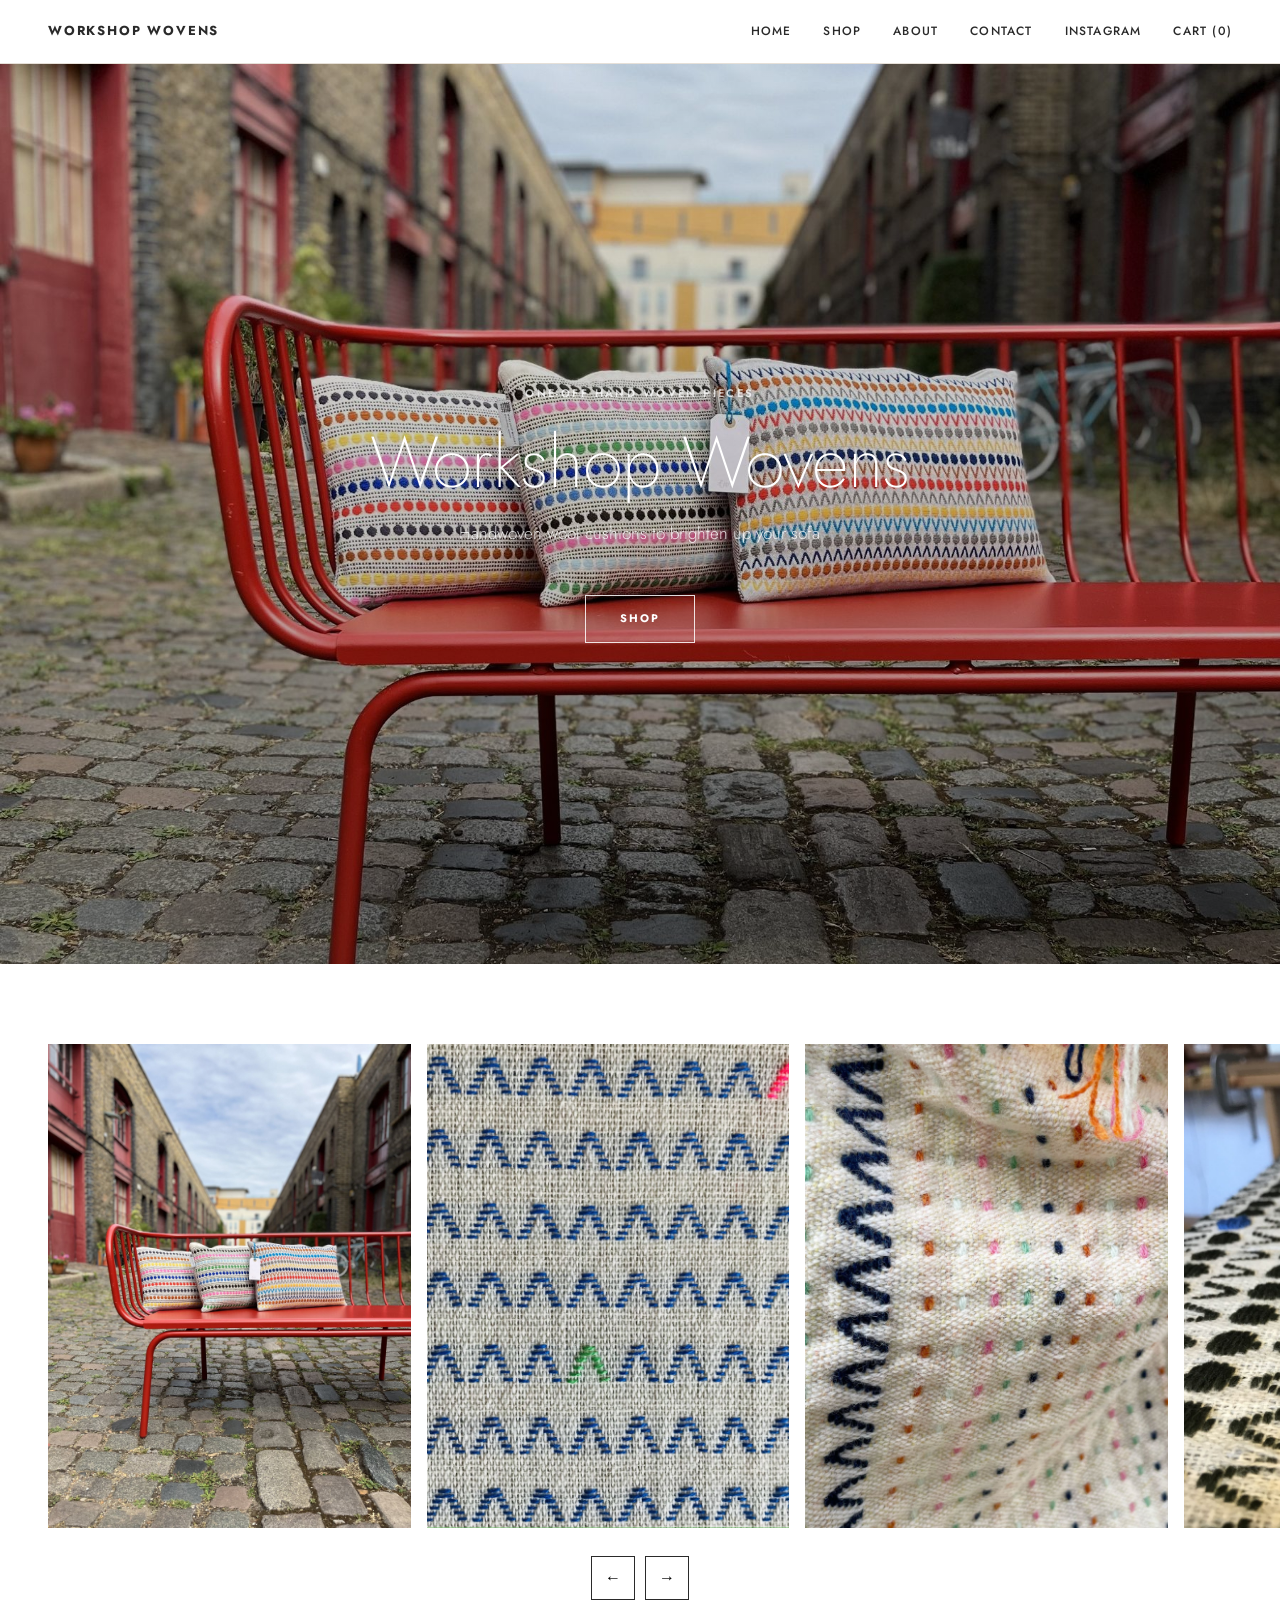
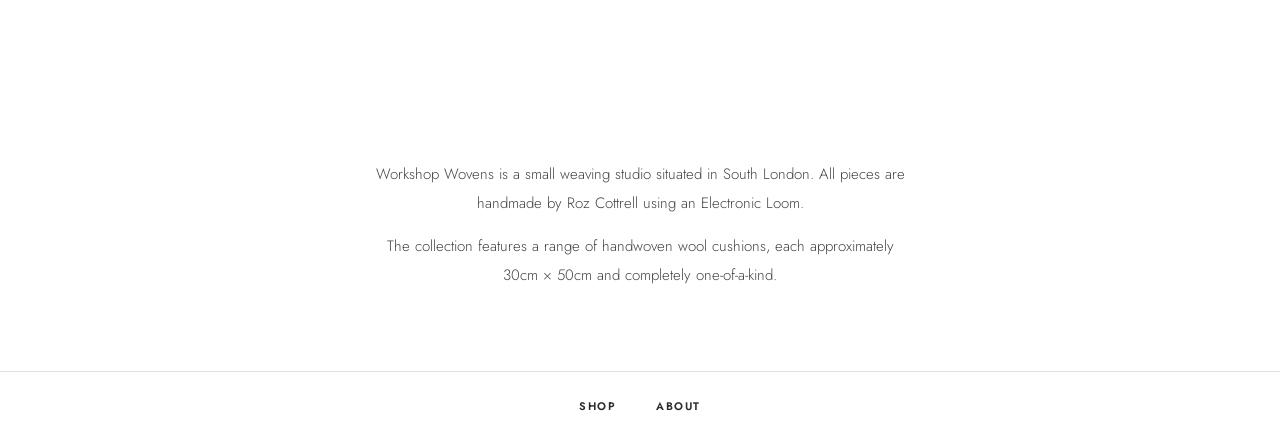
<file: index.html>
<!DOCTYPE html>
<html lang="en">
<head>
  <meta charset="UTF-8">
  <meta name="viewport" content="width=device-width, initial-scale=1.0">
  <title>Workshop Wovens</title>
  <link rel="preconnect" href="https://fonts.googleapis.com">
  <link rel="preconnect" href="https://fonts.gstatic.com" crossorigin>
  <link href="https://fonts.googleapis.com/css2?family=Jost:wght@200;300;400;500;600;700&display=swap" rel="stylesheet">
  <link rel="stylesheet" href="css/style.css">
</head>
<body>

  <header>
    <a href="index.html" class="logo">Workshop Wovens</a>
    <button class="hamburger" aria-label="Open menu" aria-expanded="false">
      <span></span><span></span><span></span>
    </button>
    <nav>
      <a href="index.html">Home</a>
      <a href="shop.html">Shop</a>
      <a href="about.html">About</a>
      <a href="contact.html">Contact</a>
      <a href="https://www.instagram.com/workshop_wovens/?r=nametag" target="_blank" rel="noopener">Instagram</a>
      <a href="cart.html" class="nav-cart">Cart (0)</a>
    </nav>
  </header>

  <main>

    <section class="home-hero">
      <div class="hero-img">
        <img src="images/home-1.jpg" alt="Workshop Wovens">
      </div>
      <div class="hero-overlay"></div>
      <div class="hero-content">
        <p class="hero-eyebrow">One-off hand woven pieces</p>
        <h1>Workshop Wovens</h1>
        <p class="subtitle">Handwoven wool cushions to brighten up your sofa</p>
        <a href="shop.html" class="btn btn-white">Shop</a>
      </div>
    </section>

    <section class="carousel-section">
      <div class="carousel-inner">
        <div class="carousel-track">
          <div class="carousel-slide">
            <div class="slide-img">
              <img src="images/home-1.jpg" alt="Woven cushion" onerror="this.style.display='none'">
              <span class="placeholder-label">Add image</span>
            </div>
          </div>
          <div class="carousel-slide">
            <div class="slide-img">
              <img src="images/home-2.jpg" alt="Woven cushion" onerror="this.style.display='none'">
              <span class="placeholder-label">Add image</span>
            </div>
          </div>
          <div class="carousel-slide">
            <div class="slide-img">
              <img src="images/home-3.jpg" alt="Woven cushion" onerror="this.style.display='none'">
              <span class="placeholder-label">Add image</span>
            </div>
          </div>
          <div class="carousel-slide">
            <div class="slide-img">
              <img src="images/home-4.jpg" alt="Woven cushion" onerror="this.style.display='none'">
              <span class="placeholder-label">Add image</span>
            </div>
          </div>
          <div class="carousel-slide">
            <div class="slide-img">
              <img src="images/home-5.jpg" alt="Woven cushion" onerror="this.style.display='none'">
              <span class="placeholder-label">Add image</span>
            </div>
          </div>
          <div class="carousel-slide">
            <div class="slide-img">
              <img src="images/home-6.jpg" alt="Woven cushion" onerror="this.style.display='none'">
              <span class="placeholder-label">Add image</span>
            </div>
          </div>
        </div>
      </div>
      <div class="carousel-controls">
        <button class="carousel-btn carousel-btn-prev" aria-label="Previous">&#8592;</button>
        <button class="carousel-btn carousel-btn-next" aria-label="Next">&#8594;</button>
      </div>
    </section>

    <section class="home-intro">
      <p>Workshop Wovens is a small weaving studio situated in South London. All pieces are handmade by Roz Cottrell using an Electronic Loom.</p>
      <p>The collection features a range of handwoven wool cushions, each approximately 30cm&nbsp;&times;&nbsp;50cm and completely one-of-a-kind.</p>
    </section>

  </main>

  <footer>
    <a href="shop.html">Shop</a>
    <a href="about.html">About</a>
  </footer>

  <script src="js/cart.js"></script>
  <script src="js/carousel.js"></script>
</body>
</html>
</file>
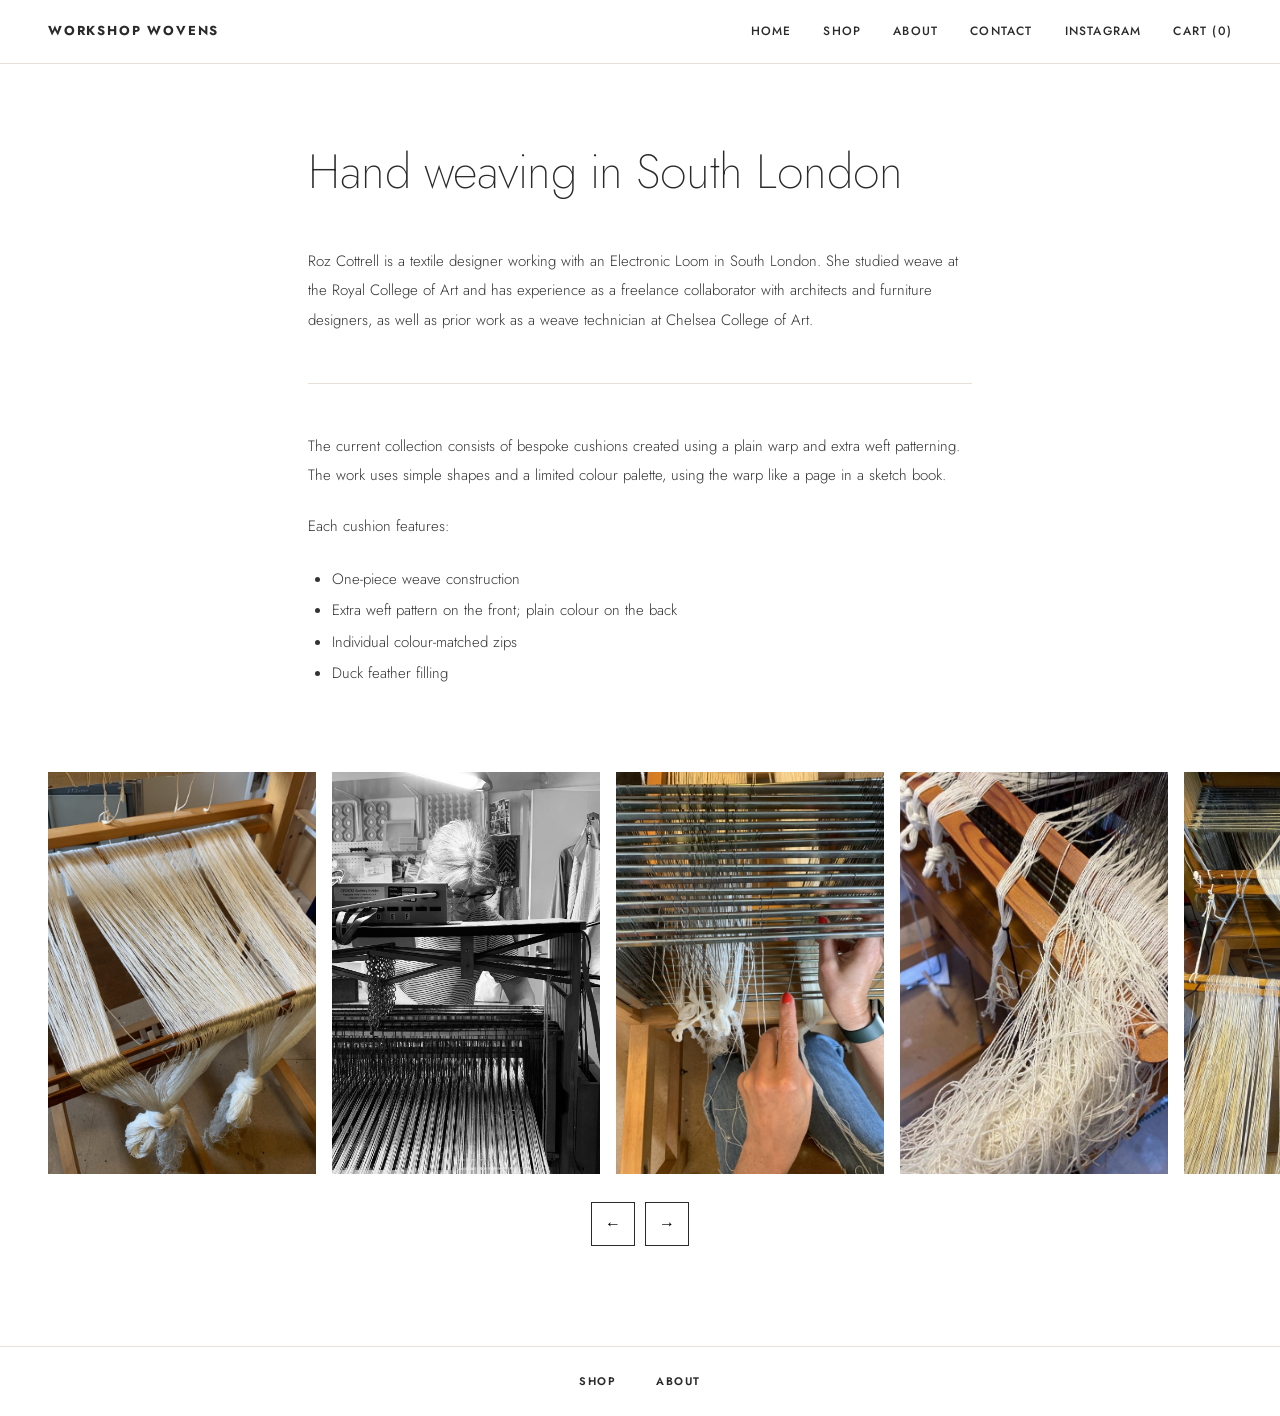
<file: about.html>
<!DOCTYPE html>
<html lang="en">
<head>
  <meta charset="UTF-8">
  <meta name="viewport" content="width=device-width, initial-scale=1.0">
  <title>About — Workshop Wovens</title>
  <link rel="preconnect" href="https://fonts.googleapis.com">
  <link rel="preconnect" href="https://fonts.gstatic.com" crossorigin>
  <link href="https://fonts.googleapis.com/css2?family=Jost:wght@200;300;400;500;600;700&display=swap" rel="stylesheet">
  <link rel="stylesheet" href="css/style.css">
</head>
<body>

  <header>
    <a href="index.html" class="logo">Workshop Wovens</a>
    <button class="hamburger" aria-label="Open menu" aria-expanded="false">
      <span></span><span></span><span></span>
    </button>
    <nav>
      <a href="index.html">Home</a>
      <a href="shop.html">Shop</a>
      <a href="about.html">About</a>
      <a href="contact.html">Contact</a>
      <a href="https://www.instagram.com/workshop_wovens/?r=nametag" target="_blank" rel="noopener">Instagram</a>
      <a href="cart.html" class="nav-cart">Cart (0)</a>
    </nav>
  </header>

  <main>

    <section class="about-body">
      <h1>Hand weaving in South London</h1>

      <p>Roz Cottrell is a textile designer working with an Electronic Loom in South London. She studied weave at the Royal College of Art and has experience as a freelance collaborator with architects and furniture designers, as well as prior work as a weave technician at Chelsea College of Art.</p>

      <hr class="section-divider">

      <p>The current collection consists of bespoke cushions created using a plain warp and extra weft patterning. The work uses simple shapes and a limited colour palette, using the warp like a page in a sketch book.</p>

      <p>Each cushion features:</p>
      <ul>
        <li>One-piece weave construction</li>
        <li>Extra weft pattern on the front; plain colour on the back</li>
        <li>Individual colour-matched zips</li>
        <li>Duck feather filling</li>
      </ul>
    </section>

    <section class="about-carousel">
      <div class="carousel-inner">
        <div class="carousel-track">
          <div class="carousel-slide"><div class="slide-img"><img src="images/about-1.jpg" alt="Process" onerror="this.style.display='none'"><span class="placeholder-label">Add image</span></div></div>
          <div class="carousel-slide"><div class="slide-img"><img src="images/about-2.jpg" alt="Process" onerror="this.style.display='none'"><span class="placeholder-label">Add image</span></div></div>
          <div class="carousel-slide"><div class="slide-img"><img src="images/about-3.jpg" alt="Process" onerror="this.style.display='none'"><span class="placeholder-label">Add image</span></div></div>
          <div class="carousel-slide"><div class="slide-img"><img src="images/about-4.jpg" alt="Process" onerror="this.style.display='none'"><span class="placeholder-label">Add image</span></div></div>
          <div class="carousel-slide"><div class="slide-img"><img src="images/about-5.jpg" alt="Process" onerror="this.style.display='none'"><span class="placeholder-label">Add image</span></div></div>
          <div class="carousel-slide"><div class="slide-img"><img src="images/about-6.jpg" alt="Process" onerror="this.style.display='none'"><span class="placeholder-label">Add image</span></div></div>
          <div class="carousel-slide"><div class="slide-img"><img src="images/about-7.jpg" alt="Process" onerror="this.style.display='none'"><span class="placeholder-label">Add image</span></div></div>
          <div class="carousel-slide"><div class="slide-img"><img src="images/about-8.jpg" alt="Process" onerror="this.style.display='none'"><span class="placeholder-label">Add image</span></div></div>
          <div class="carousel-slide"><div class="slide-img"><img src="images/about-9.jpg" alt="Process" onerror="this.style.display='none'"><span class="placeholder-label">Add image</span></div></div>
          <div class="carousel-slide"><div class="slide-img"><img src="images/about-10.jpg" alt="Process" onerror="this.style.display='none'"><span class="placeholder-label">Add image</span></div></div>
          <div class="carousel-slide"><div class="slide-img"><img src="images/about-11.jpg" alt="Process" onerror="this.style.display='none'"><span class="placeholder-label">Add image</span></div></div>
          <div class="carousel-slide"><div class="slide-img"><img src="images/about-12.jpg" alt="Process" onerror="this.style.display='none'"><span class="placeholder-label">Add image</span></div></div>
          <div class="carousel-slide"><div class="slide-img"><img src="images/about-13.jpg" alt="Process" onerror="this.style.display='none'"><span class="placeholder-label">Add image</span></div></div>
          <div class="carousel-slide"><div class="slide-img"><img src="images/about-14.jpg" alt="Process" onerror="this.style.display='none'"><span class="placeholder-label">Add image</span></div></div>
          <div class="carousel-slide"><div class="slide-img"><img src="images/about-15.jpg" alt="Process" onerror="this.style.display='none'"><span class="placeholder-label">Add image</span></div></div>
        </div>
      </div>
      <div class="carousel-controls">
        <button class="carousel-btn carousel-btn-prev" aria-label="Previous">&#8592;</button>
        <button class="carousel-btn carousel-btn-next" aria-label="Next">&#8594;</button>
      </div>
    </section>

  </main>

  <footer>
    <a href="shop.html">Shop</a>
    <a href="about.html">About</a>
  </footer>

  <script src="js/cart.js"></script>
  <script src="js/carousel.js"></script>
</body>
</html>
</file>
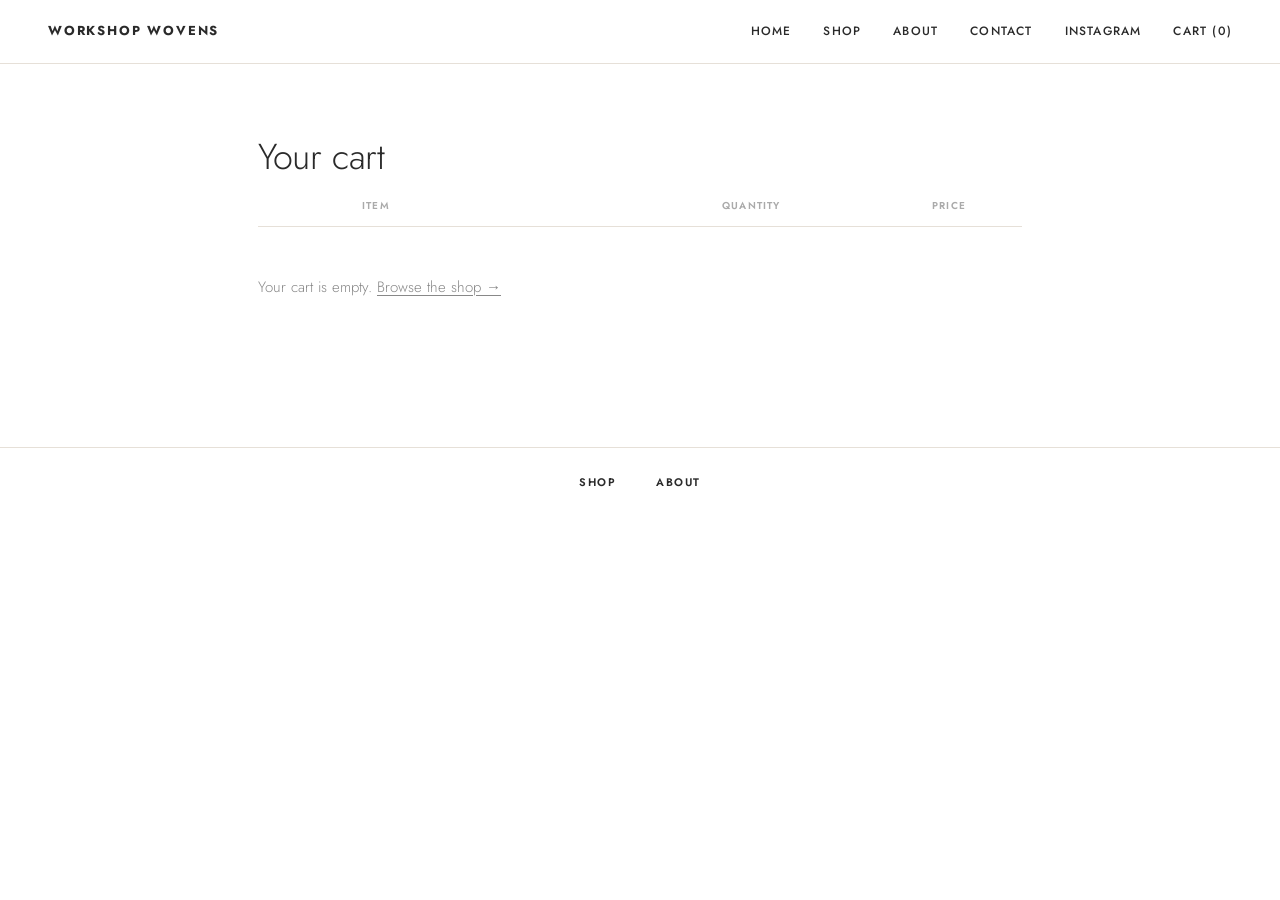
<file: cart.html>
<!DOCTYPE html>
<html lang="en">
<head>
  <meta charset="UTF-8">
  <meta name="viewport" content="width=device-width, initial-scale=1.0">
  <title>Cart — Workshop Wovens</title>
  <link rel="preconnect" href="https://fonts.googleapis.com">
  <link rel="preconnect" href="https://fonts.gstatic.com" crossorigin>
  <link href="https://fonts.googleapis.com/css2?family=Jost:wght@200;300;400;500;600;700&display=swap" rel="stylesheet">
  <link rel="stylesheet" href="css/style.css">
</head>
<body>

  <header>
    <a href="index.html" class="logo">Workshop Wovens</a>
    <button class="hamburger" aria-label="Open menu" aria-expanded="false">
      <span></span><span></span><span></span>
    </button>
    <nav>
      <a href="index.html">Home</a>
      <a href="shop.html">Shop</a>
      <a href="about.html">About</a>
      <a href="contact.html">Contact</a>
      <a href="https://www.instagram.com/workshop_wovens/?r=nametag" target="_blank" rel="noopener">Instagram</a>
      <a href="cart.html" class="nav-cart">Cart (0)</a>
    </nav>
  </header>

  <main>
    <div class="cart-page">
      <h1>Your cart</h1>

      <div class="cart-header-row">
        <span></span>
        <span>Item</span>
        <span>Quantity</span>
        <span style="text-align:right">Price</span>
        <span></span>
      </div>

      <div id="cart-items"></div>

      <div id="cart-summary" class="cart-summary" style="display:none">
        <div class="cart-total-row">
          <span class="cart-total-label">Total</span>
          <strong id="cart-total-price">£0.00</strong>
        </div>
        <a href="contact.html" class="btn-checkout">Contact to order</a>
        <p class="cart-note">Each cushion is one-of-a-kind. Get in touch with Roz to confirm availability and arrange payment.</p>
      </div>
    </div>
  </main>

  <footer>
    <a href="shop.html">Shop</a>
    <a href="about.html">About</a>
  </footer>

  <script src="js/cart.js"></script>
  <script src="js/carousel.js"></script>
</body>
</html>
</file>
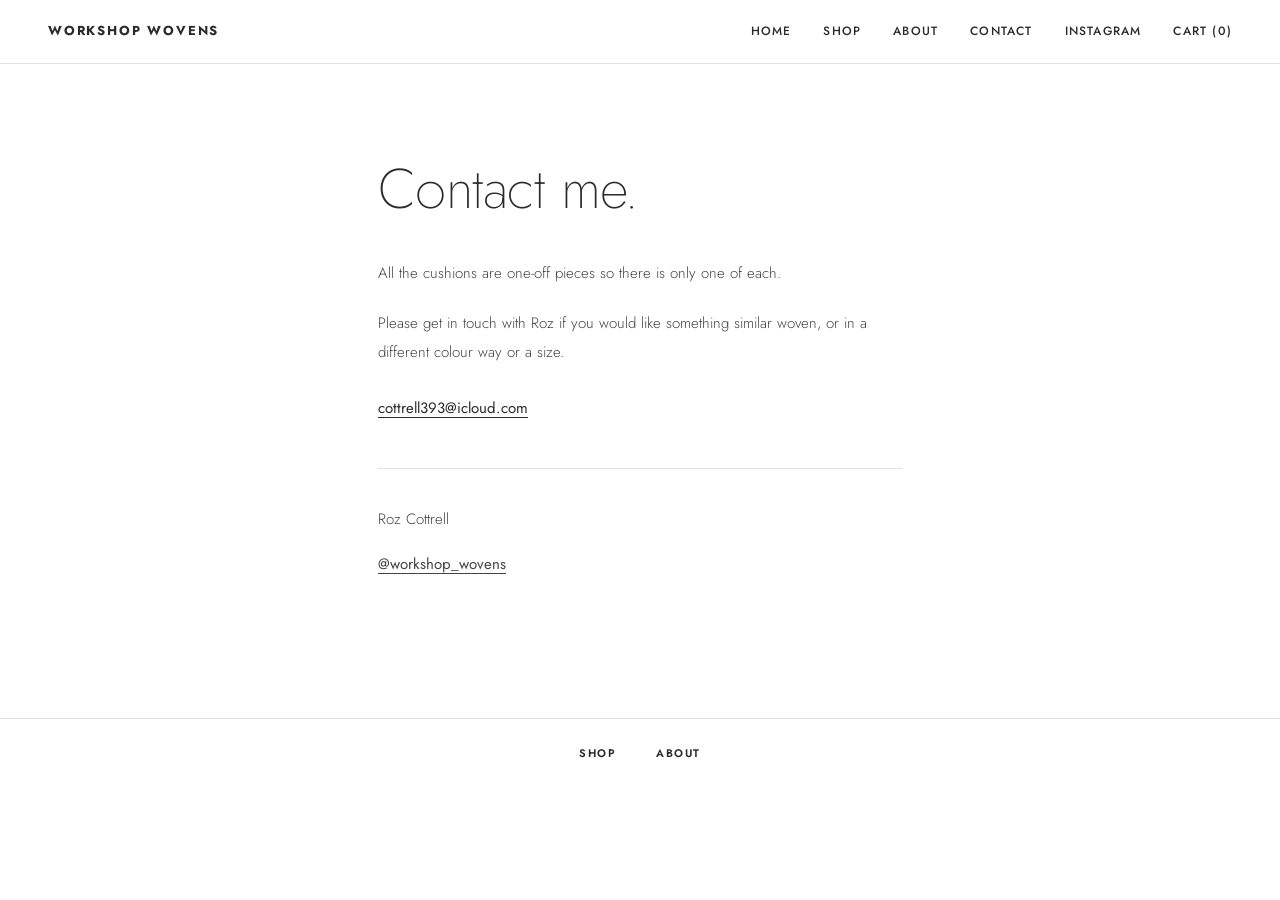
<file: contact.html>
<!DOCTYPE html>
<html lang="en">
<head>
  <meta charset="UTF-8">
  <meta name="viewport" content="width=device-width, initial-scale=1.0">
  <title>Contact — Workshop Wovens</title>
  <link rel="preconnect" href="https://fonts.googleapis.com">
  <link rel="preconnect" href="https://fonts.gstatic.com" crossorigin>
  <link href="https://fonts.googleapis.com/css2?family=Jost:wght@200;300;400;500;600;700&display=swap" rel="stylesheet">
  <link rel="stylesheet" href="css/style.css">
</head>
<body>

  <header>
    <a href="index.html" class="logo">Workshop Wovens</a>
    <button class="hamburger" aria-label="Open menu" aria-expanded="false">
      <span></span><span></span><span></span>
    </button>
    <nav>
      <a href="index.html">Home</a>
      <a href="shop.html">Shop</a>
      <a href="about.html">About</a>
      <a href="contact.html">Contact</a>
      <a href="https://www.instagram.com/workshop_wovens/?r=nametag" target="_blank" rel="noopener">Instagram</a>
      <a href="cart.html" class="nav-cart">Cart (0)</a>
    </nav>
  </header>

  <main>

    <section class="contact-body">
      <h1>Contact me.</h1>

      <p>All the cushions are one-off pieces so there is only one of each.</p>

      <p>Please get in touch with Roz if you would like something similar woven, or in a different colour way or a size.</p>

      <a class="contact-link" href="mailto:cottrell393@icloud.com">cottrell393@icloud.com</a>

      <div class="contact-details">
        <p>Roz Cottrell</p>
        <p>
          <a class="contact-link" href="https://www.instagram.com/workshop_wovens/?r=nametag" target="_blank" rel="noopener">@workshop_wovens</a>
        </p>
      </div>
    </section>

  </main>

  <footer>
    <a href="shop.html">Shop</a>
    <a href="about.html">About</a>
  </footer>

  <script src="js/cart.js"></script>
  <script src="js/carousel.js"></script>
</body>
</html>
</file>
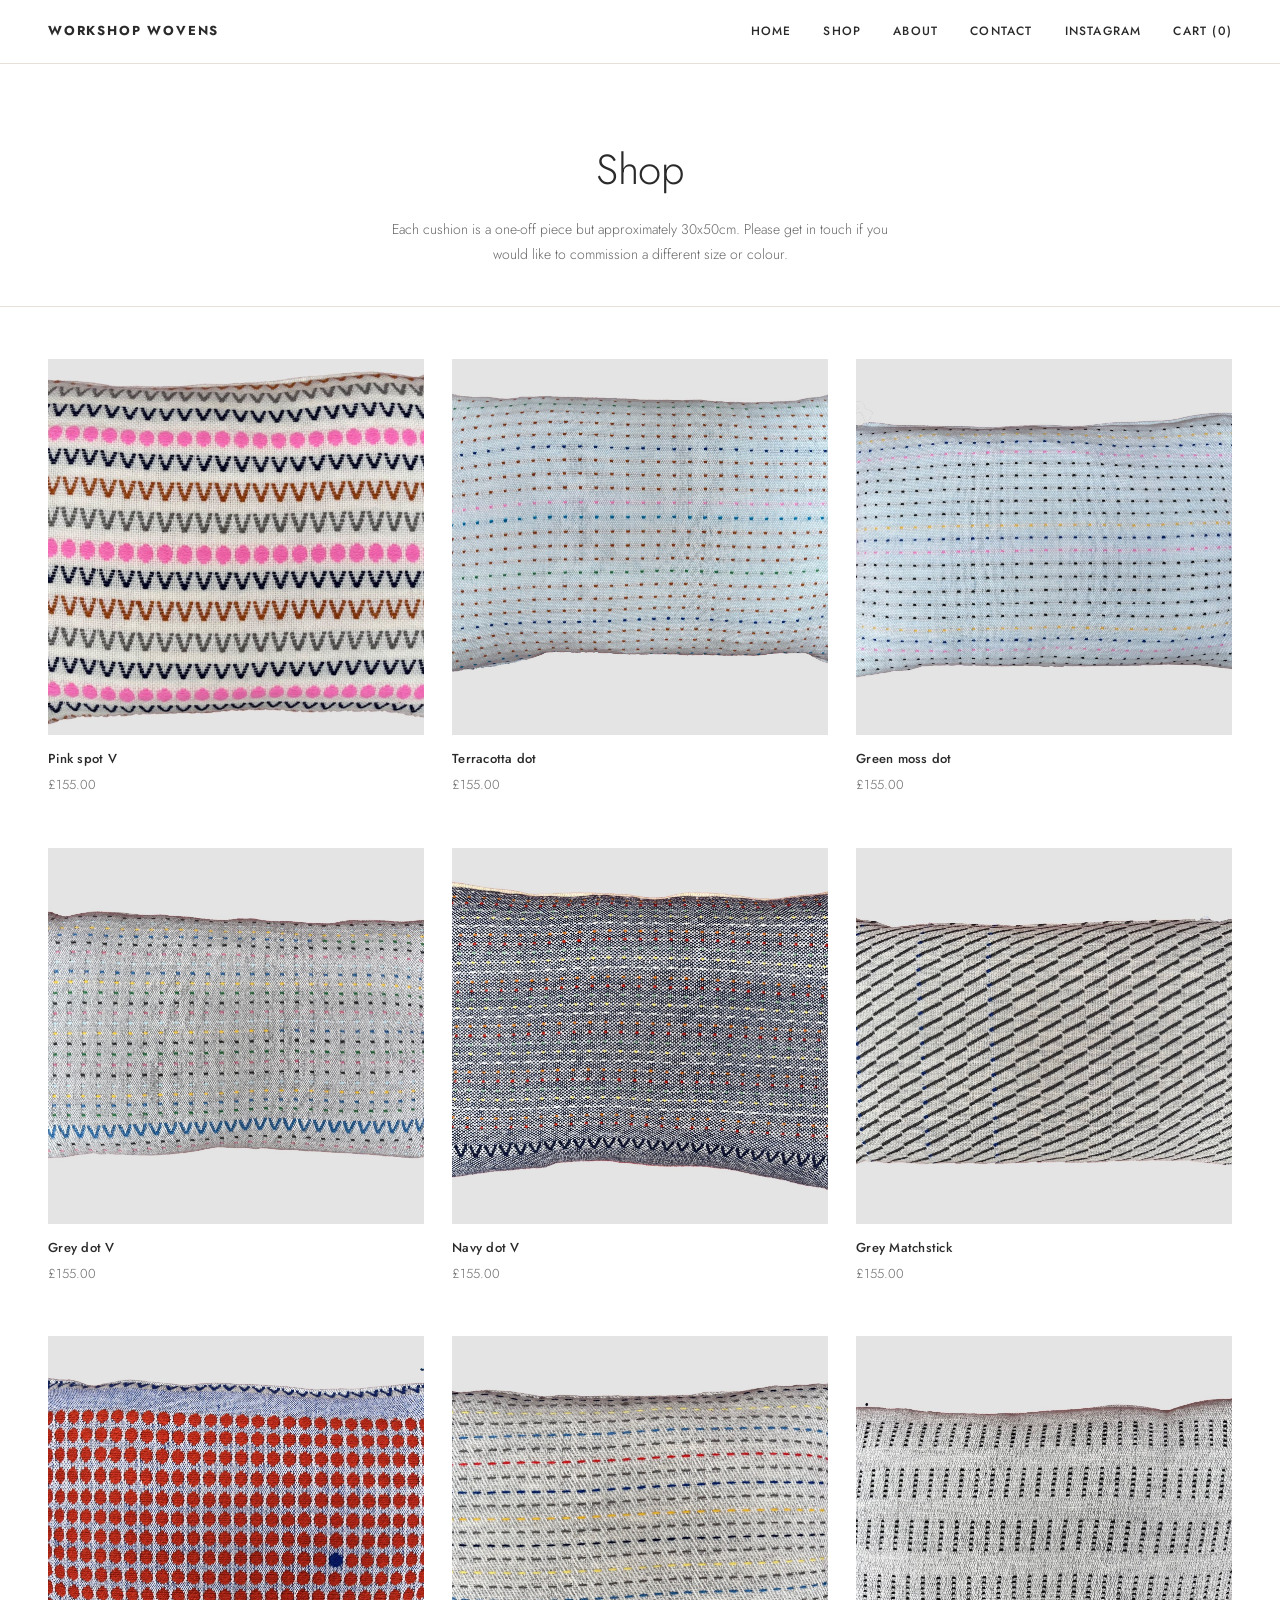
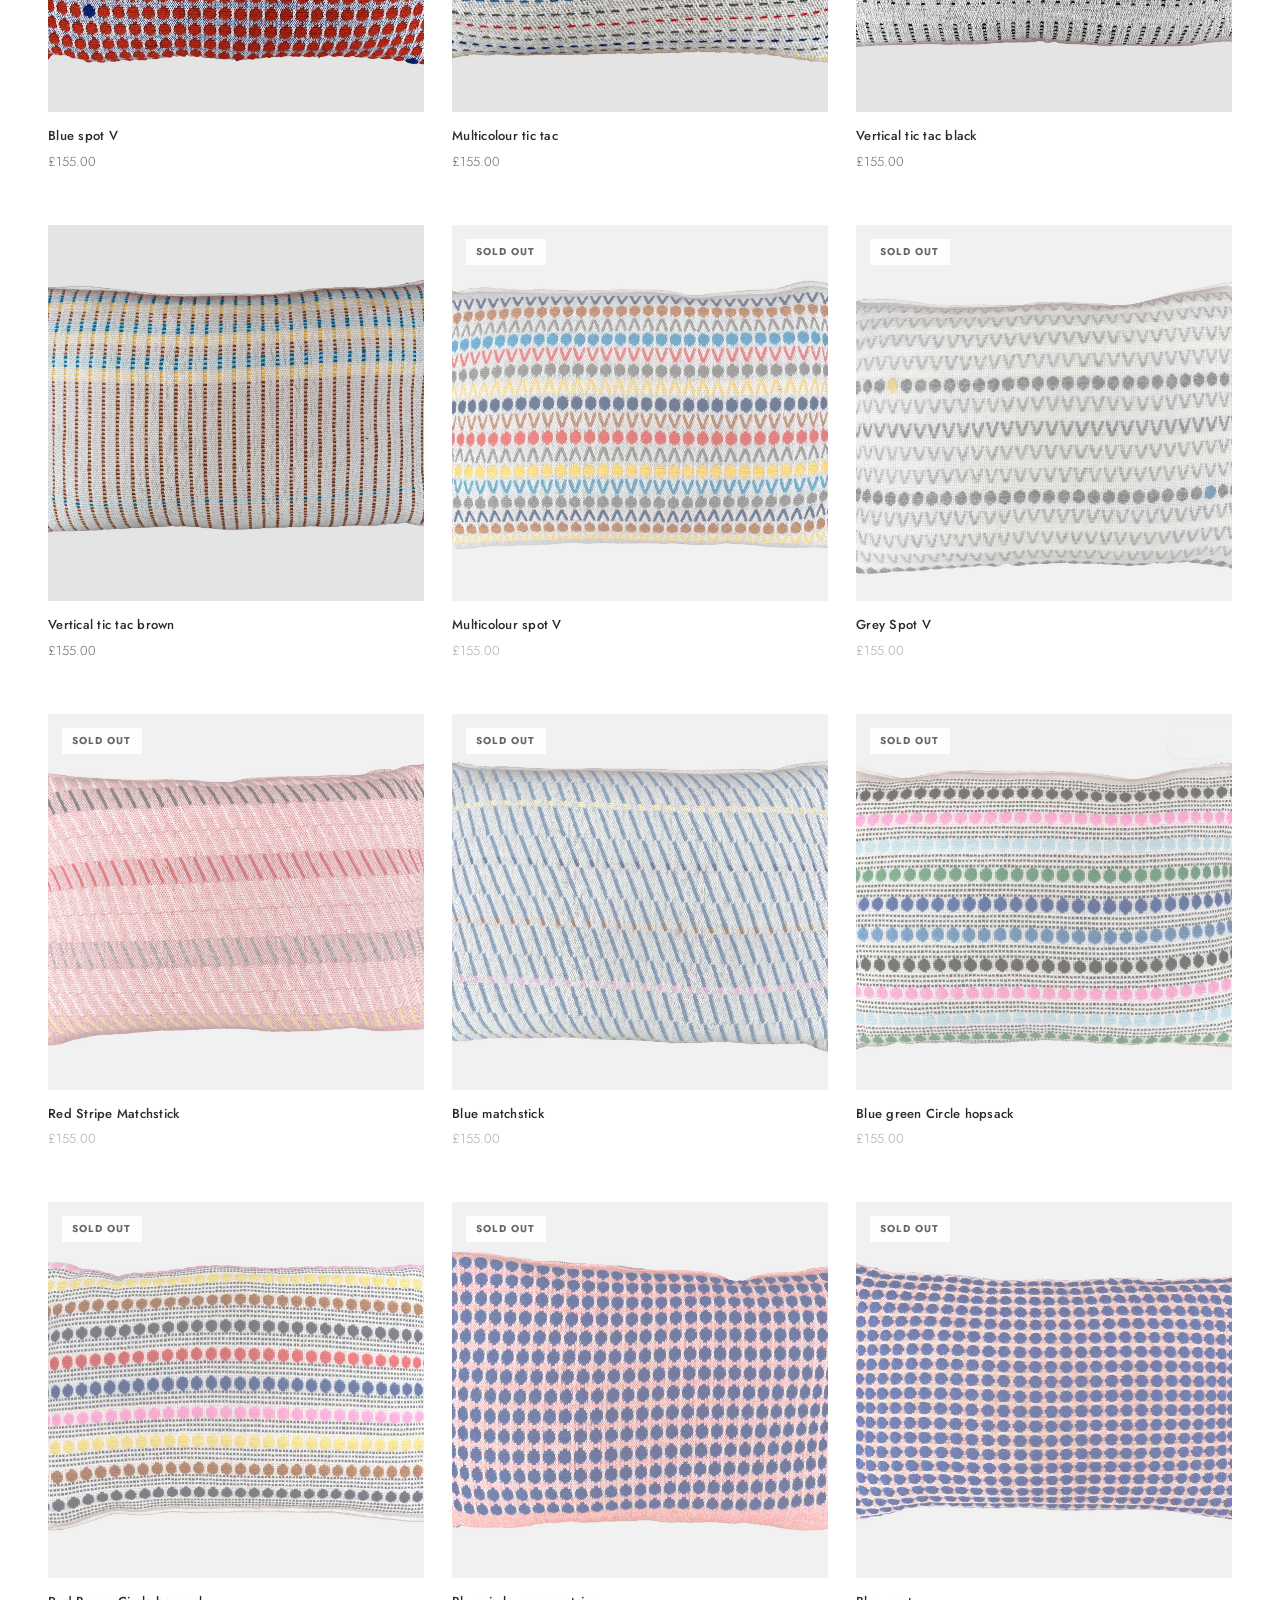
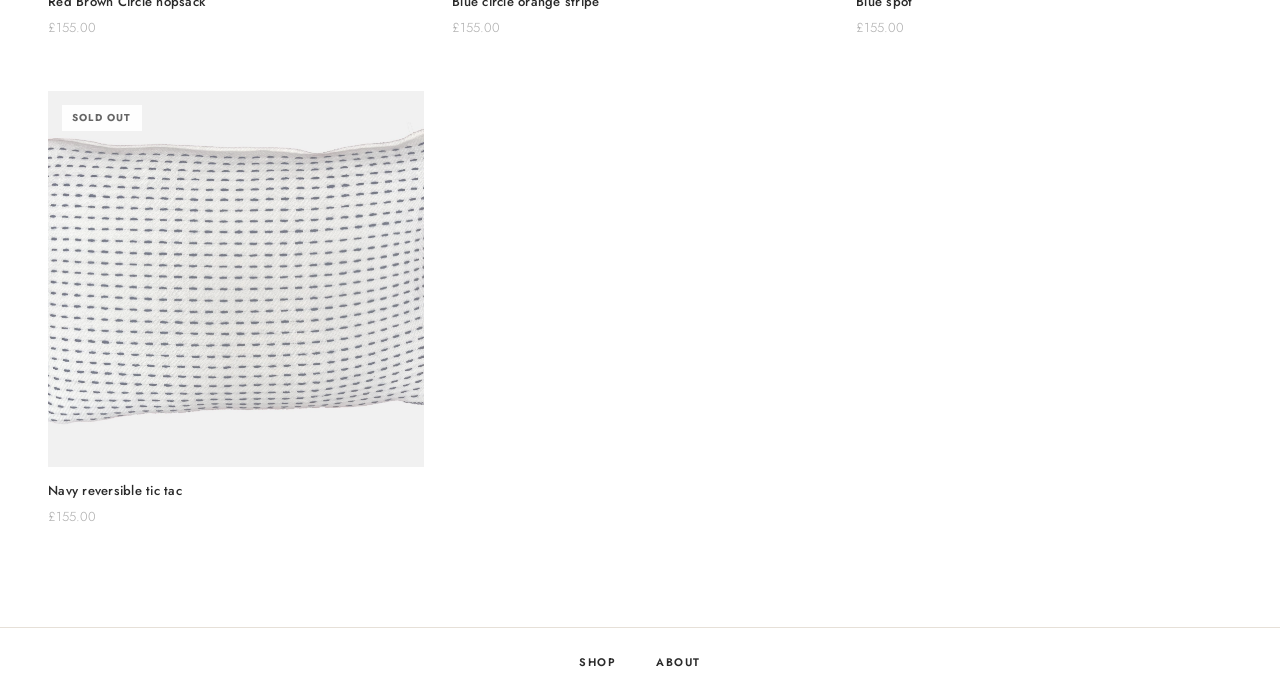
<file: shop.html>
<!DOCTYPE html>
<html lang="en">
<head>
  <meta charset="UTF-8">
  <meta name="viewport" content="width=device-width, initial-scale=1.0">
  <title>Shop — Workshop Wovens</title>
  <link rel="preconnect" href="https://fonts.googleapis.com">
  <link rel="preconnect" href="https://fonts.gstatic.com" crossorigin>
  <link href="https://fonts.googleapis.com/css2?family=Jost:wght@200;300;400;500;600;700&display=swap" rel="stylesheet">
  <link rel="stylesheet" href="css/style.css">
</head>
<body>

  <header>
    <a href="index.html" class="logo">Workshop Wovens</a>
    <button class="hamburger" aria-label="Open menu" aria-expanded="false">
      <span></span><span></span><span></span>
    </button>
    <nav>
      <a href="index.html">Home</a>
      <a href="shop.html">Shop</a>
      <a href="about.html">About</a>
      <a href="contact.html">Contact</a>
      <a href="https://www.instagram.com/workshop_wovens/?r=nametag" target="_blank" rel="noopener">Instagram</a>
      <a href="cart.html" class="nav-cart">Cart (0)</a>
    </nav>
  </header>

  <main>

    <div class="page-header">
      <h1>Shop</h1>
      <p>Each cushion is a one-off piece but approximately 30x50cm. Please get in touch if you would like to commission a different size or colour.</p>
    </div>

    <div class="product-grid">

      <!-- Available — hover crossfade + product page links -->
      <a class="product-card" href="products/pink-spot-v.html">
        <div class="product-img-wrap">
          <img class="img-main" src="images/products/pink-spot-v.jpg" alt="Pink spot V">
          <img class="img-hover" src="images/products/pink-spot-v-hover.jpg" alt="Pink spot V">
        </div>
        <p class="product-name">Pink spot V</p>
        <p class="product-price">£155.00</p>
      </a>

      <a class="product-card" href="products/terracotta-dot.html">
        <div class="product-img-wrap">
          <img class="img-main" src="images/products/terracotta-dot.jpg" alt="Terracotta dot">
          <img class="img-hover" src="images/products/terracotta-dot-hover.jpg" alt="Terracotta dot">
        </div>
        <p class="product-name">Terracotta dot</p>
        <p class="product-price">£155.00</p>
      </a>

      <a class="product-card" href="products/green-moss-dot.html">
        <div class="product-img-wrap">
          <img class="img-main" src="images/products/green-moss-dot.jpg" alt="Green moss dot">
          <img class="img-hover" src="images/products/green-moss-dot-hover.jpg" alt="Green moss dot">
        </div>
        <p class="product-name">Green moss dot</p>
        <p class="product-price">£155.00</p>
      </a>

      <a class="product-card" href="products/grey-dot-v.html">
        <div class="product-img-wrap">
          <img class="img-main" src="images/products/grey-dot-v.jpg" alt="Grey dot V">
          <img class="img-hover" src="images/products/grey-dot-v-hover.jpg" alt="Grey dot V">
        </div>
        <p class="product-name">Grey dot V</p>
        <p class="product-price">£155.00</p>
      </a>

      <a class="product-card" href="products/navy-dot-v.html">
        <div class="product-img-wrap">
          <img class="img-main" src="images/products/navy-dot-v.jpg" alt="Navy dot V">
          <img class="img-hover" src="images/products/navy-dot-v-hover.jpg" alt="Navy dot V">
        </div>
        <p class="product-name">Navy dot V</p>
        <p class="product-price">£155.00</p>
      </a>

      <a class="product-card" href="products/grey-matchstick.html">
        <div class="product-img-wrap">
          <img class="img-main" src="images/products/grey-matchstick.jpg" alt="Grey Matchstick">
          <img class="img-hover" src="images/products/grey-matchstick-hover.jpg" alt="Grey Matchstick">
        </div>
        <p class="product-name">Grey Matchstick</p>
        <p class="product-price">£155.00</p>
      </a>

      <a class="product-card" href="products/blue-spot-v.html">
        <div class="product-img-wrap">
          <img class="img-main" src="images/products/blue-spot-v.jpg" alt="Blue spot V">
          <img class="img-hover" src="images/products/blue-spot-v-hover.jpg" alt="Blue spot V">
        </div>
        <p class="product-name">Blue spot V</p>
        <p class="product-price">£155.00</p>
      </a>

      <a class="product-card" href="products/multicolour-tic-tac.html">
        <div class="product-img-wrap">
          <img class="img-main" src="images/products/multicolour-tic-tac.jpg" alt="Multicolour tic tac">
          <img class="img-hover" src="images/products/multicolour-tic-tac-hover.jpg" alt="Multicolour tic tac">
        </div>
        <p class="product-name">Multicolour tic tac</p>
        <p class="product-price">£155.00</p>
      </a>

      <a class="product-card" href="products/vertical-tic-tac-black.html">
        <div class="product-img-wrap">
          <img class="img-main" src="images/products/vertical-tic-tac-black.jpg" alt="Vertical tic tac black">
          <img class="img-hover" src="images/products/vertical-tic-tac-black-hover.jpg" alt="Vertical tic tac black">
        </div>
        <p class="product-name">Vertical tic tac black</p>
        <p class="product-price">£155.00</p>
      </a>

      <a class="product-card" href="products/vertical-tic-tac-brown.html">
        <div class="product-img-wrap">
          <img class="img-main" src="images/products/vertical-tic-tac-brown.jpg" alt="Vertical tic tac brown">
          <img class="img-hover" src="images/products/vertical-tic-tac-brown-hover.jpg" alt="Vertical tic tac brown">
        </div>
        <p class="product-name">Vertical tic tac brown</p>
        <p class="product-price">£155.00</p>
      </a>

      <!-- Sold out -->
      <div class="product-card">
        <div class="product-img-wrap">
          <img src="images/products/multicolour-spot-v.jpg" alt="Multicolour spot V" onerror="this.style.display='none'">
          <span class="placeholder-label">Add image</span>
          <div class="sold-out-overlay"></div>
          <span class="sold-out-badge">Sold out</span>
        </div>
        <p class="product-name">Multicolour spot V</p>
        <p class="product-price sold-price">£155.00</p>
      </div>

      <div class="product-card">
        <div class="product-img-wrap">
          <img src="images/products/grey-spot-v.jpg" alt="Grey Spot V" onerror="this.style.display='none'">
          <span class="placeholder-label">Add image</span>
          <div class="sold-out-overlay"></div>
          <span class="sold-out-badge">Sold out</span>
        </div>
        <p class="product-name">Grey Spot V</p>
        <p class="product-price sold-price">£155.00</p>
      </div>

      <div class="product-card">
        <div class="product-img-wrap">
          <img src="images/products/red-stripe-matchstick.jpg" alt="Red Stripe Matchstick" onerror="this.style.display='none'">
          <span class="placeholder-label">Add image</span>
          <div class="sold-out-overlay"></div>
          <span class="sold-out-badge">Sold out</span>
        </div>
        <p class="product-name">Red Stripe Matchstick</p>
        <p class="product-price sold-price">£155.00</p>
      </div>

      <div class="product-card">
        <div class="product-img-wrap">
          <img src="images/products/blue-matchstick.jpg" alt="Blue matchstick" onerror="this.style.display='none'">
          <span class="placeholder-label">Add image</span>
          <div class="sold-out-overlay"></div>
          <span class="sold-out-badge">Sold out</span>
        </div>
        <p class="product-name">Blue matchstick</p>
        <p class="product-price sold-price">£155.00</p>
      </div>

      <div class="product-card">
        <div class="product-img-wrap">
          <img src="images/products/blue-green-circle-hopsack.jpg" alt="Blue green Circle hopsack" onerror="this.style.display='none'">
          <span class="placeholder-label">Add image</span>
          <div class="sold-out-overlay"></div>
          <span class="sold-out-badge">Sold out</span>
        </div>
        <p class="product-name">Blue green Circle hopsack</p>
        <p class="product-price sold-price">£155.00</p>
      </div>

      <div class="product-card">
        <div class="product-img-wrap">
          <img src="images/products/red-brown-circle-hopsack.jpg" alt="Red Brown Circle hopsack" onerror="this.style.display='none'">
          <span class="placeholder-label">Add image</span>
          <div class="sold-out-overlay"></div>
          <span class="sold-out-badge">Sold out</span>
        </div>
        <p class="product-name">Red Brown Circle hopsack</p>
        <p class="product-price sold-price">£155.00</p>
      </div>

      <div class="product-card">
        <div class="product-img-wrap">
          <img src="images/products/blue-circle-orange-stripe.jpg" alt="Blue circle orange stripe" onerror="this.style.display='none'">
          <span class="placeholder-label">Add image</span>
          <div class="sold-out-overlay"></div>
          <span class="sold-out-badge">Sold out</span>
        </div>
        <p class="product-name">Blue circle orange stripe</p>
        <p class="product-price sold-price">£155.00</p>
      </div>

      <div class="product-card">
        <div class="product-img-wrap">
          <img src="images/products/blue-spot.jpg" alt="Blue spot" onerror="this.style.display='none'">
          <span class="placeholder-label">Add image</span>
          <div class="sold-out-overlay"></div>
          <span class="sold-out-badge">Sold out</span>
        </div>
        <p class="product-name">Blue spot</p>
        <p class="product-price sold-price">£155.00</p>
      </div>

      <div class="product-card">
        <div class="product-img-wrap">
          <img src="images/products/navy-reversible-tic-tac.jpg" alt="Navy reversible tic tac" onerror="this.style.display='none'">
          <span class="placeholder-label">Add image</span>
          <div class="sold-out-overlay"></div>
          <span class="sold-out-badge">Sold out</span>
        </div>
        <p class="product-name">Navy reversible tic tac</p>
        <p class="product-price sold-price">£155.00</p>
      </div>

    </div>

  </main>

  <footer>
    <a href="shop.html">Shop</a>
    <a href="about.html">About</a>
  </footer>

  <script src="js/cart.js"></script>
  <script src="js/carousel.js"></script>
</body>
</html>
</file>
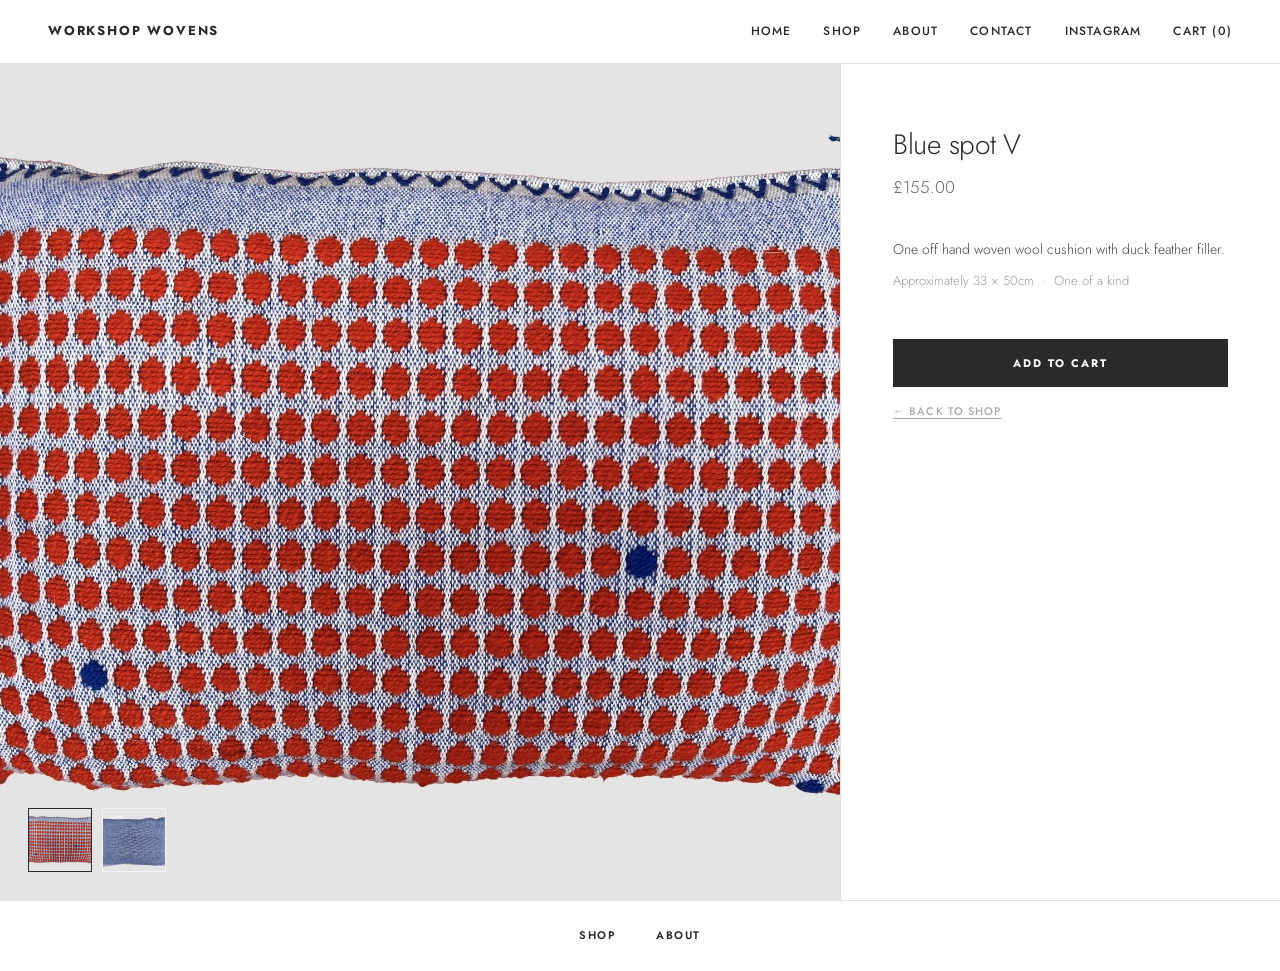
<file: products/blue-spot-v.html>
<!DOCTYPE html>
<html lang="en">
<head>
  <meta charset="UTF-8">
  <meta name="viewport" content="width=device-width, initial-scale=1.0">
  <title>Blue spot V — Workshop Wovens</title>
  <link rel="preconnect" href="https://fonts.googleapis.com">
  <link rel="preconnect" href="https://fonts.gstatic.com" crossorigin>
  <link href="https://fonts.googleapis.com/css2?family=Jost:wght@200;300;400;500;600;700&display=swap" rel="stylesheet">
  <link rel="stylesheet" href="../css/style.css">
</head>
<body>

  <header>
    <a href="../index.html" class="logo">Workshop Wovens</a>
    <button class="hamburger" aria-label="Open menu" aria-expanded="false">
      <span></span><span></span><span></span>
    </button>
    <nav>
      <a href="../index.html">Home</a>
      <a href="../shop.html">Shop</a>
      <a href="../about.html">About</a>
      <a href="../contact.html">Contact</a>
      <a href="https://www.instagram.com/workshop_wovens/?r=nametag" target="_blank" rel="noopener">Instagram</a>
      <a href="../cart.html" class="nav-cart">Cart (0)</a>
    </nav>
  </header>

  <main>
    <div class="product-page">

      <div class="product-gallery">
        <img class="main-img" id="main-img"
             src="../images/products/blue-spot-v.jpg"
             alt="Blue spot V">
        <div class="thumb-strip">
          <div class="thumb active" onclick="switchImg('../images/products/blue-spot-v.jpg', this)">
            <img src="../images/products/blue-spot-v.jpg" alt="Blue spot V view 1">
          </div>
          <div class="thumb" onclick="switchImg('../images/products/blue-spot-v-hover.jpg', this)">
            <img src="../images/products/blue-spot-v-hover.jpg" alt="Blue spot V view 2">
          </div>
        </div>
      </div>

      <div class="product-info">
        <h1>Blue spot V</h1>
        <p class="price">£155.00</p>
        <p class="desc">One off hand woven wool cushion with duck feather filler.</p>
        <p class="specs">Approximately 33 &times; 50cm &nbsp;&middot;&nbsp; One of a kind</p>
        <button class="btn-add-cart"
                data-id="blue-spot-v"
                data-name="Blue spot V"
                data-price="155"
                data-img="../images/products/blue-spot-v.jpg">
          Add to Cart
        </button>
        <a href="../shop.html" class="back-to-shop">&larr; Back to shop</a>
      </div>

    </div>
  </main>

  <footer>
    <a href="../shop.html">Shop</a>
    <a href="../about.html">About</a>
  </footer>

  <script src="../js/cart.js"></script>
  <script src="../js/carousel.js"></script>
  <script>
    function switchImg(src, el) {
      document.getElementById('main-img').src = src;
      document.querySelectorAll('.thumb').forEach(t => t.classList.remove('active'));
      el.classList.add('active');
    }
  </script>
</body>
</html>
</file>
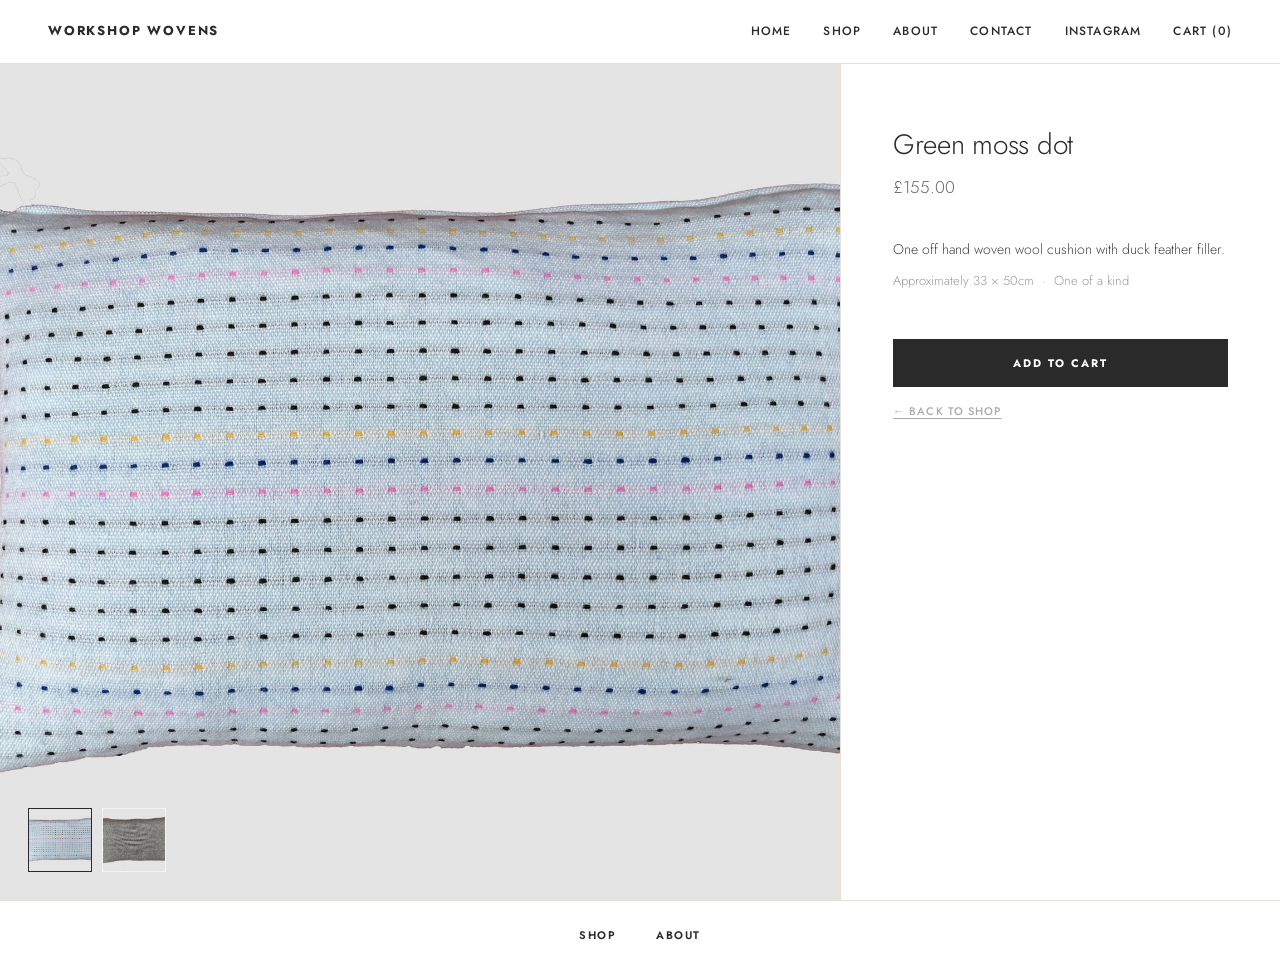
<file: products/green-moss-dot.html>
<!DOCTYPE html>
<html lang="en">
<head>
  <meta charset="UTF-8">
  <meta name="viewport" content="width=device-width, initial-scale=1.0">
  <title>Green moss dot — Workshop Wovens</title>
  <link rel="preconnect" href="https://fonts.googleapis.com">
  <link rel="preconnect" href="https://fonts.gstatic.com" crossorigin>
  <link href="https://fonts.googleapis.com/css2?family=Jost:wght@200;300;400;500;600;700&display=swap" rel="stylesheet">
  <link rel="stylesheet" href="../css/style.css">
</head>
<body>

  <header>
    <a href="../index.html" class="logo">Workshop Wovens</a>
    <button class="hamburger" aria-label="Open menu" aria-expanded="false">
      <span></span><span></span><span></span>
    </button>
    <nav>
      <a href="../index.html">Home</a>
      <a href="../shop.html">Shop</a>
      <a href="../about.html">About</a>
      <a href="../contact.html">Contact</a>
      <a href="https://www.instagram.com/workshop_wovens/?r=nametag" target="_blank" rel="noopener">Instagram</a>
      <a href="../cart.html" class="nav-cart">Cart (0)</a>
    </nav>
  </header>

  <main>
    <div class="product-page">

      <div class="product-gallery">
        <img class="main-img" id="main-img"
             src="../images/products/green-moss-dot.jpg"
             alt="Green moss dot">
        <div class="thumb-strip">
          <div class="thumb active" onclick="switchImg('../images/products/green-moss-dot.jpg', this)">
            <img src="../images/products/green-moss-dot.jpg" alt="Green moss dot view 1">
          </div>
          <div class="thumb" onclick="switchImg('../images/products/green-moss-dot-hover.jpg', this)">
            <img src="../images/products/green-moss-dot-hover.jpg" alt="Green moss dot view 2">
          </div>
        </div>
      </div>

      <div class="product-info">
        <h1>Green moss dot</h1>
        <p class="price">£155.00</p>
        <p class="desc">One off hand woven wool cushion with duck feather filler.</p>
        <p class="specs">Approximately 33 &times; 50cm &nbsp;&middot;&nbsp; One of a kind</p>
        <button class="btn-add-cart"
                data-id="green-moss-dot"
                data-name="Green moss dot"
                data-price="155"
                data-img="../images/products/green-moss-dot.jpg">
          Add to Cart
        </button>
        <a href="../shop.html" class="back-to-shop">&larr; Back to shop</a>
      </div>

    </div>
  </main>

  <footer>
    <a href="../shop.html">Shop</a>
    <a href="../about.html">About</a>
  </footer>

  <script src="../js/cart.js"></script>
  <script src="../js/carousel.js"></script>
  <script>
    function switchImg(src, el) {
      document.getElementById('main-img').src = src;
      document.querySelectorAll('.thumb').forEach(t => t.classList.remove('active'));
      el.classList.add('active');
    }
  </script>
</body>
</html>
</file>
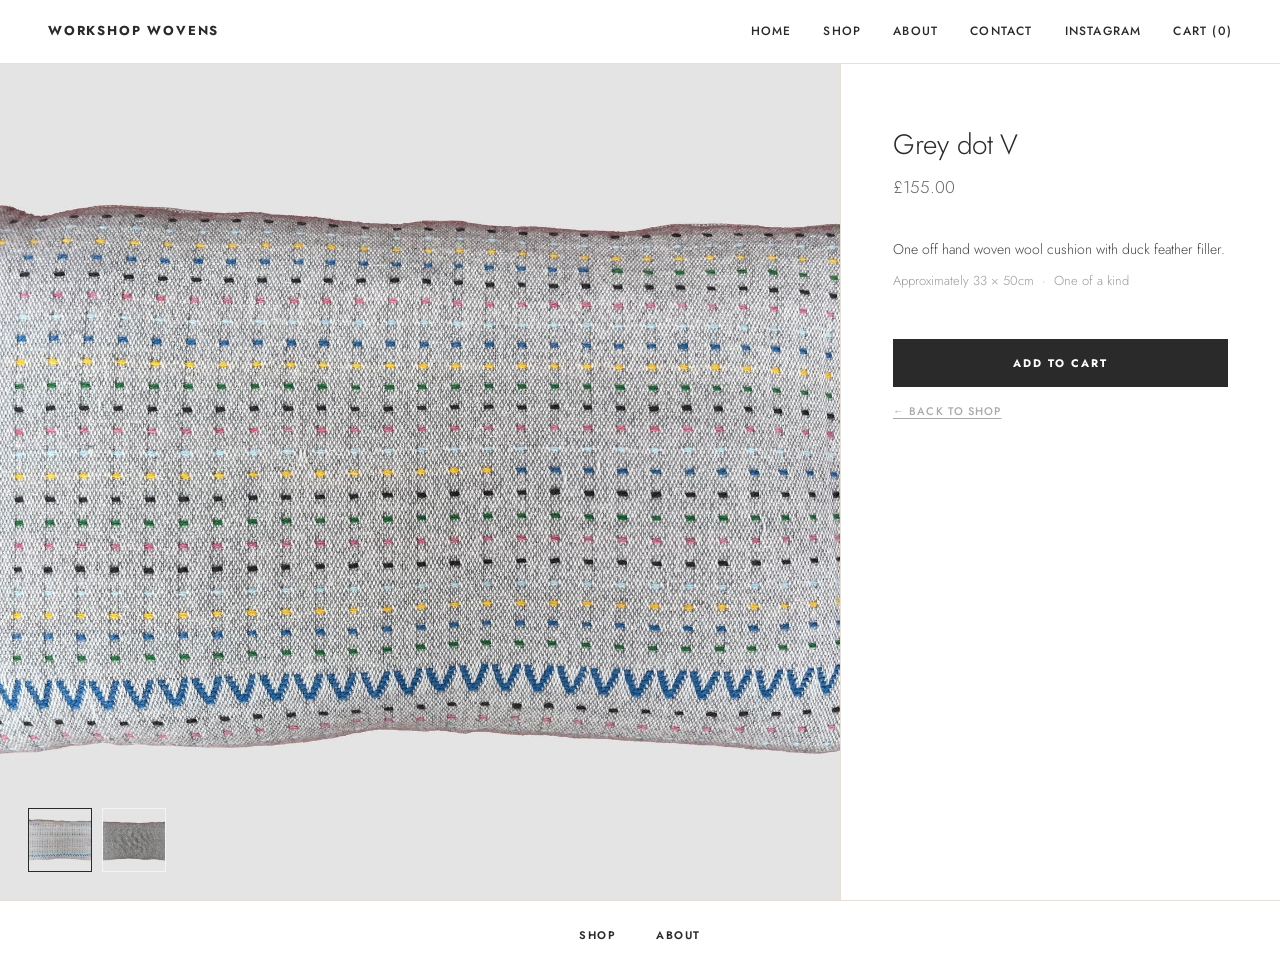
<file: products/grey-dot-v.html>
<!DOCTYPE html>
<html lang="en">
<head>
  <meta charset="UTF-8">
  <meta name="viewport" content="width=device-width, initial-scale=1.0">
  <title>Grey dot V — Workshop Wovens</title>
  <link rel="preconnect" href="https://fonts.googleapis.com">
  <link rel="preconnect" href="https://fonts.gstatic.com" crossorigin>
  <link href="https://fonts.googleapis.com/css2?family=Jost:wght@200;300;400;500;600;700&display=swap" rel="stylesheet">
  <link rel="stylesheet" href="../css/style.css">
</head>
<body>

  <header>
    <a href="../index.html" class="logo">Workshop Wovens</a>
    <button class="hamburger" aria-label="Open menu" aria-expanded="false">
      <span></span><span></span><span></span>
    </button>
    <nav>
      <a href="../index.html">Home</a>
      <a href="../shop.html">Shop</a>
      <a href="../about.html">About</a>
      <a href="../contact.html">Contact</a>
      <a href="https://www.instagram.com/workshop_wovens/?r=nametag" target="_blank" rel="noopener">Instagram</a>
      <a href="../cart.html" class="nav-cart">Cart (0)</a>
    </nav>
  </header>

  <main>
    <div class="product-page">

      <div class="product-gallery">
        <img class="main-img" id="main-img"
             src="../images/products/grey-dot-v.jpg"
             alt="Grey dot V">
        <div class="thumb-strip">
          <div class="thumb active" onclick="switchImg('../images/products/grey-dot-v.jpg', this)">
            <img src="../images/products/grey-dot-v.jpg" alt="Grey dot V view 1">
          </div>
          <div class="thumb" onclick="switchImg('../images/products/grey-dot-v-hover.jpg', this)">
            <img src="../images/products/grey-dot-v-hover.jpg" alt="Grey dot V view 2">
          </div>
        </div>
      </div>

      <div class="product-info">
        <h1>Grey dot V</h1>
        <p class="price">£155.00</p>
        <p class="desc">One off hand woven wool cushion with duck feather filler.</p>
        <p class="specs">Approximately 33 &times; 50cm &nbsp;&middot;&nbsp; One of a kind</p>
        <button class="btn-add-cart"
                data-id="grey-dot-v"
                data-name="Grey dot V"
                data-price="155"
                data-img="../images/products/grey-dot-v.jpg">
          Add to Cart
        </button>
        <a href="../shop.html" class="back-to-shop">&larr; Back to shop</a>
      </div>

    </div>
  </main>

  <footer>
    <a href="../shop.html">Shop</a>
    <a href="../about.html">About</a>
  </footer>

  <script src="../js/cart.js"></script>
  <script src="../js/carousel.js"></script>
  <script>
    function switchImg(src, el) {
      document.getElementById('main-img').src = src;
      document.querySelectorAll('.thumb').forEach(t => t.classList.remove('active'));
      el.classList.add('active');
    }
  </script>
</body>
</html>
</file>
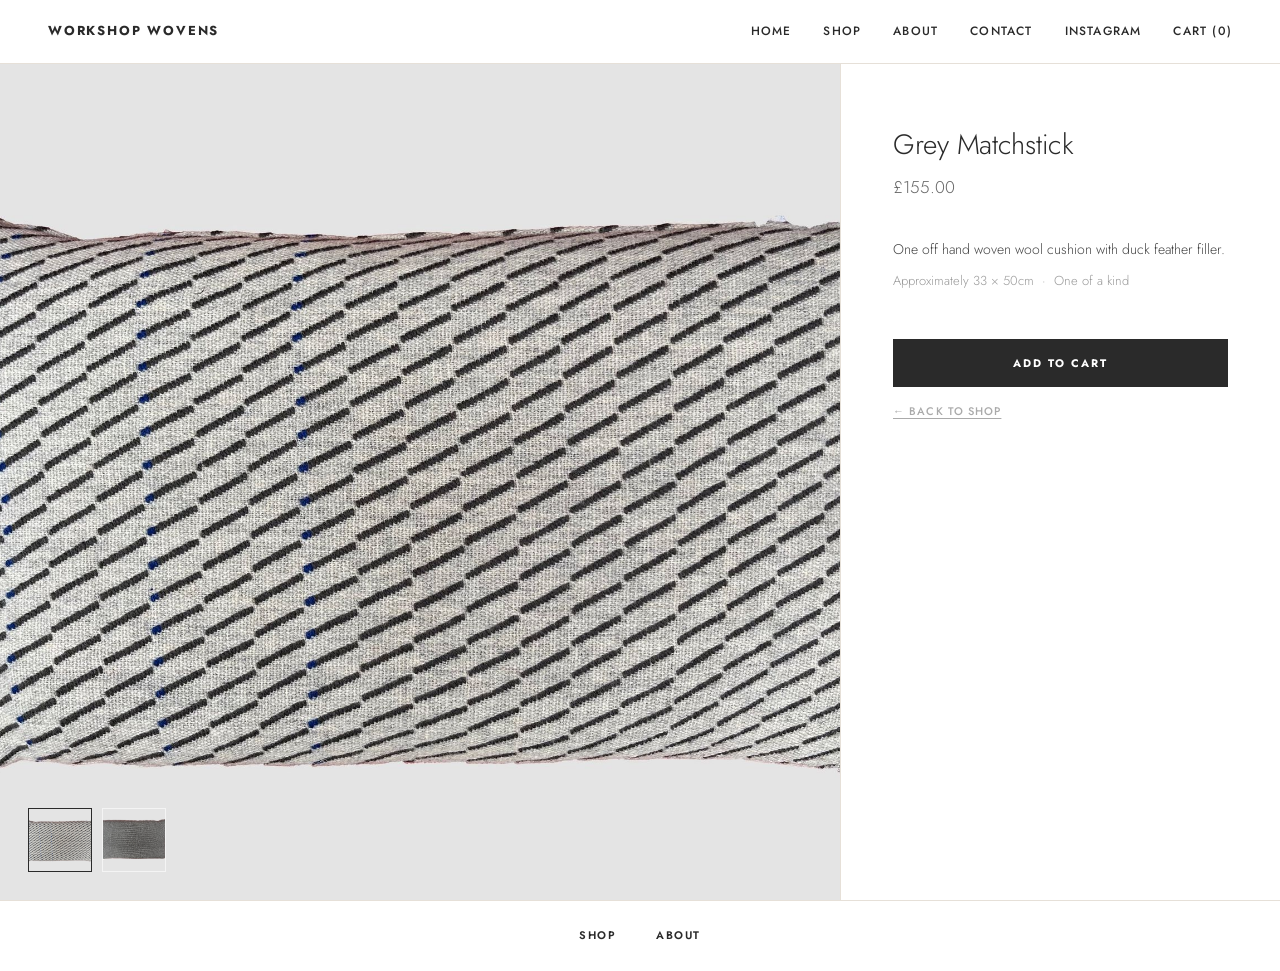
<file: products/grey-matchstick.html>
<!DOCTYPE html>
<html lang="en">
<head>
  <meta charset="UTF-8">
  <meta name="viewport" content="width=device-width, initial-scale=1.0">
  <title>Grey Matchstick — Workshop Wovens</title>
  <link rel="preconnect" href="https://fonts.googleapis.com">
  <link rel="preconnect" href="https://fonts.gstatic.com" crossorigin>
  <link href="https://fonts.googleapis.com/css2?family=Jost:wght@200;300;400;500;600;700&display=swap" rel="stylesheet">
  <link rel="stylesheet" href="../css/style.css">
</head>
<body>

  <header>
    <a href="../index.html" class="logo">Workshop Wovens</a>
    <button class="hamburger" aria-label="Open menu" aria-expanded="false">
      <span></span><span></span><span></span>
    </button>
    <nav>
      <a href="../index.html">Home</a>
      <a href="../shop.html">Shop</a>
      <a href="../about.html">About</a>
      <a href="../contact.html">Contact</a>
      <a href="https://www.instagram.com/workshop_wovens/?r=nametag" target="_blank" rel="noopener">Instagram</a>
      <a href="../cart.html" class="nav-cart">Cart (0)</a>
    </nav>
  </header>

  <main>
    <div class="product-page">

      <div class="product-gallery">
        <img class="main-img" id="main-img"
             src="../images/products/grey-matchstick.jpg"
             alt="Grey Matchstick">
        <div class="thumb-strip">
          <div class="thumb active" onclick="switchImg('../images/products/grey-matchstick.jpg', this)">
            <img src="../images/products/grey-matchstick.jpg" alt="Grey Matchstick view 1">
          </div>
          <div class="thumb" onclick="switchImg('../images/products/grey-matchstick-hover.jpg', this)">
            <img src="../images/products/grey-matchstick-hover.jpg" alt="Grey Matchstick view 2">
          </div>
        </div>
      </div>

      <div class="product-info">
        <h1>Grey Matchstick</h1>
        <p class="price">£155.00</p>
        <p class="desc">One off hand woven wool cushion with duck feather filler.</p>
        <p class="specs">Approximately 33 &times; 50cm &nbsp;&middot;&nbsp; One of a kind</p>
        <button class="btn-add-cart"
                data-id="grey-matchstick"
                data-name="Grey Matchstick"
                data-price="155"
                data-img="../images/products/grey-matchstick.jpg">
          Add to Cart
        </button>
        <a href="../shop.html" class="back-to-shop">&larr; Back to shop</a>
      </div>

    </div>
  </main>

  <footer>
    <a href="../shop.html">Shop</a>
    <a href="../about.html">About</a>
  </footer>

  <script src="../js/cart.js"></script>
  <script src="../js/carousel.js"></script>
  <script>
    function switchImg(src, el) {
      document.getElementById('main-img').src = src;
      document.querySelectorAll('.thumb').forEach(t => t.classList.remove('active'));
      el.classList.add('active');
    }
  </script>
</body>
</html>
</file>
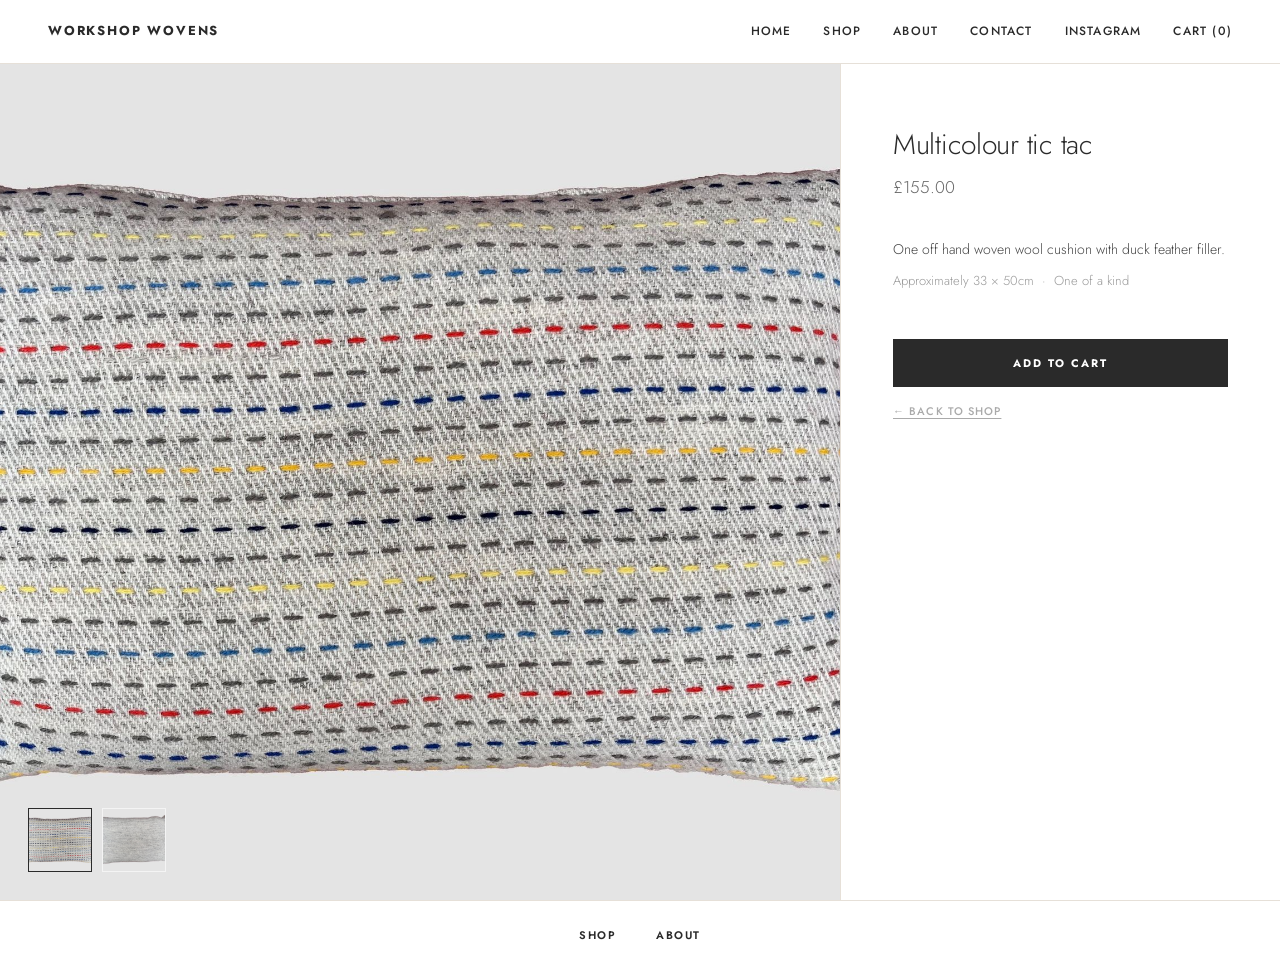
<file: products/multicolour-tic-tac.html>
<!DOCTYPE html>
<html lang="en">
<head>
  <meta charset="UTF-8">
  <meta name="viewport" content="width=device-width, initial-scale=1.0">
  <title>Multicolour tic tac — Workshop Wovens</title>
  <link rel="preconnect" href="https://fonts.googleapis.com">
  <link rel="preconnect" href="https://fonts.gstatic.com" crossorigin>
  <link href="https://fonts.googleapis.com/css2?family=Jost:wght@200;300;400;500;600;700&display=swap" rel="stylesheet">
  <link rel="stylesheet" href="../css/style.css">
</head>
<body>

  <header>
    <a href="../index.html" class="logo">Workshop Wovens</a>
    <button class="hamburger" aria-label="Open menu" aria-expanded="false">
      <span></span><span></span><span></span>
    </button>
    <nav>
      <a href="../index.html">Home</a>
      <a href="../shop.html">Shop</a>
      <a href="../about.html">About</a>
      <a href="../contact.html">Contact</a>
      <a href="https://www.instagram.com/workshop_wovens/?r=nametag" target="_blank" rel="noopener">Instagram</a>
      <a href="../cart.html" class="nav-cart">Cart (0)</a>
    </nav>
  </header>

  <main>
    <div class="product-page">

      <div class="product-gallery">
        <img class="main-img" id="main-img"
             src="../images/products/multicolour-tic-tac.jpg"
             alt="Multicolour tic tac">
        <div class="thumb-strip">
          <div class="thumb active" onclick="switchImg('../images/products/multicolour-tic-tac.jpg', this)">
            <img src="../images/products/multicolour-tic-tac.jpg" alt="Multicolour tic tac view 1">
          </div>
          <div class="thumb" onclick="switchImg('../images/products/multicolour-tic-tac-hover.jpg', this)">
            <img src="../images/products/multicolour-tic-tac-hover.jpg" alt="Multicolour tic tac view 2">
          </div>
        </div>
      </div>

      <div class="product-info">
        <h1>Multicolour tic tac</h1>
        <p class="price">£155.00</p>
        <p class="desc">One off hand woven wool cushion with duck feather filler.</p>
        <p class="specs">Approximately 33 &times; 50cm &nbsp;&middot;&nbsp; One of a kind</p>
        <button class="btn-add-cart"
                data-id="multicolour-tic-tac"
                data-name="Multicolour tic tac"
                data-price="155"
                data-img="../images/products/multicolour-tic-tac.jpg">
          Add to Cart
        </button>
        <a href="../shop.html" class="back-to-shop">&larr; Back to shop</a>
      </div>

    </div>
  </main>

  <footer>
    <a href="../shop.html">Shop</a>
    <a href="../about.html">About</a>
  </footer>

  <script src="../js/cart.js"></script>
  <script src="../js/carousel.js"></script>
  <script>
    function switchImg(src, el) {
      document.getElementById('main-img').src = src;
      document.querySelectorAll('.thumb').forEach(t => t.classList.remove('active'));
      el.classList.add('active');
    }
  </script>
</body>
</html>
</file>
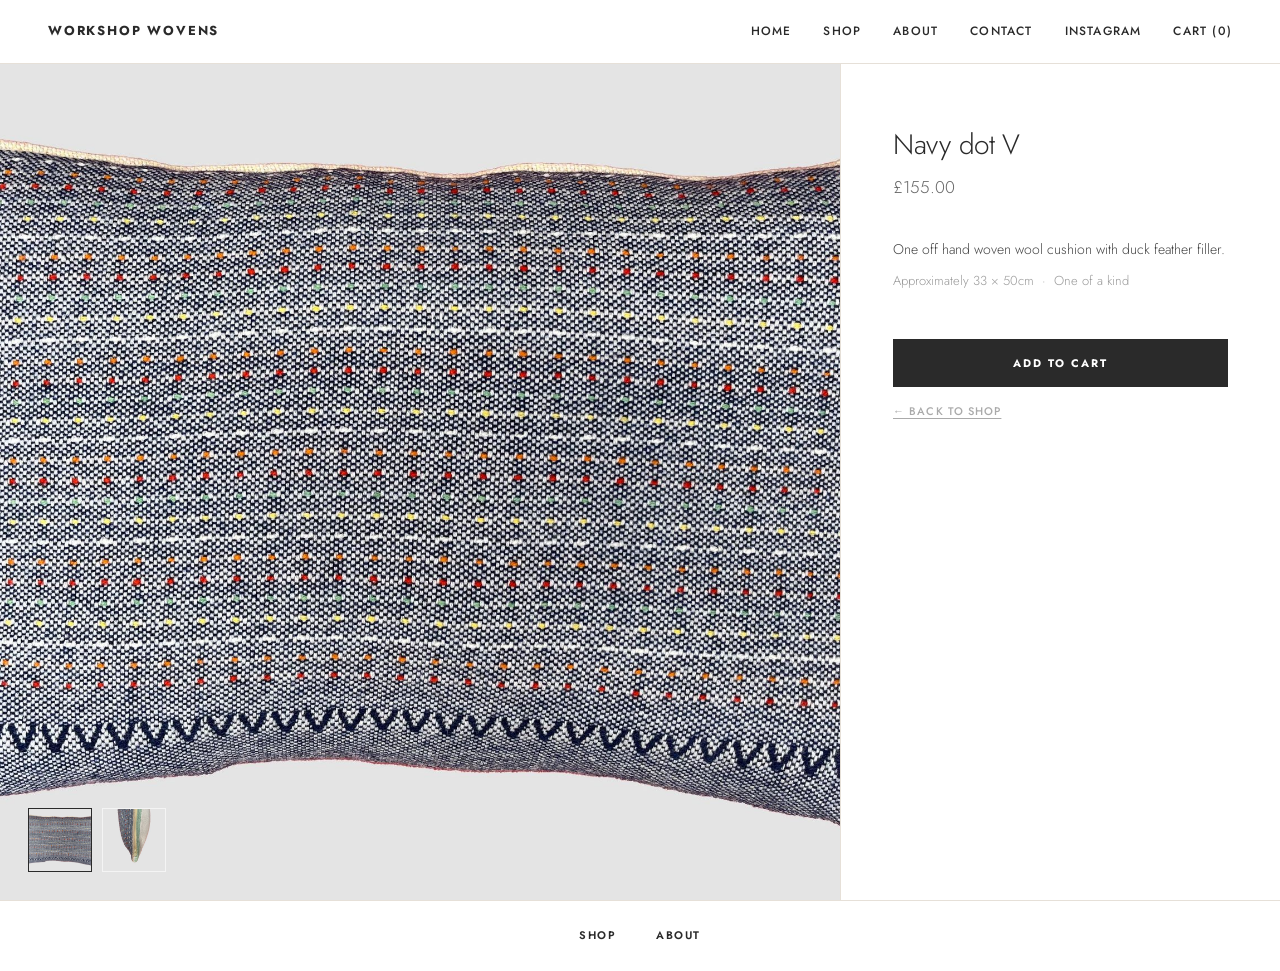
<file: products/navy-dot-v.html>
<!DOCTYPE html>
<html lang="en">
<head>
  <meta charset="UTF-8">
  <meta name="viewport" content="width=device-width, initial-scale=1.0">
  <title>Navy dot V — Workshop Wovens</title>
  <link rel="preconnect" href="https://fonts.googleapis.com">
  <link rel="preconnect" href="https://fonts.gstatic.com" crossorigin>
  <link href="https://fonts.googleapis.com/css2?family=Jost:wght@200;300;400;500;600;700&display=swap" rel="stylesheet">
  <link rel="stylesheet" href="../css/style.css">
</head>
<body>

  <header>
    <a href="../index.html" class="logo">Workshop Wovens</a>
    <button class="hamburger" aria-label="Open menu" aria-expanded="false">
      <span></span><span></span><span></span>
    </button>
    <nav>
      <a href="../index.html">Home</a>
      <a href="../shop.html">Shop</a>
      <a href="../about.html">About</a>
      <a href="../contact.html">Contact</a>
      <a href="https://www.instagram.com/workshop_wovens/?r=nametag" target="_blank" rel="noopener">Instagram</a>
      <a href="../cart.html" class="nav-cart">Cart (0)</a>
    </nav>
  </header>

  <main>
    <div class="product-page">

      <div class="product-gallery">
        <img class="main-img" id="main-img"
             src="../images/products/navy-dot-v.jpg"
             alt="Navy dot V">
        <div class="thumb-strip">
          <div class="thumb active" onclick="switchImg('../images/products/navy-dot-v.jpg', this)">
            <img src="../images/products/navy-dot-v.jpg" alt="Navy dot V view 1">
          </div>
          <div class="thumb" onclick="switchImg('../images/products/navy-dot-v-hover.jpg', this)">
            <img src="../images/products/navy-dot-v-hover.jpg" alt="Navy dot V view 2">
          </div>
        </div>
      </div>

      <div class="product-info">
        <h1>Navy dot V</h1>
        <p class="price">£155.00</p>
        <p class="desc">One off hand woven wool cushion with duck feather filler.</p>
        <p class="specs">Approximately 33 &times; 50cm &nbsp;&middot;&nbsp; One of a kind</p>
        <button class="btn-add-cart"
                data-id="navy-dot-v"
                data-name="Navy dot V"
                data-price="155"
                data-img="../images/products/navy-dot-v.jpg">
          Add to Cart
        </button>
        <a href="../shop.html" class="back-to-shop">&larr; Back to shop</a>
      </div>

    </div>
  </main>

  <footer>
    <a href="../shop.html">Shop</a>
    <a href="../about.html">About</a>
  </footer>

  <script src="../js/cart.js"></script>
  <script src="../js/carousel.js"></script>
  <script>
    function switchImg(src, el) {
      document.getElementById('main-img').src = src;
      document.querySelectorAll('.thumb').forEach(t => t.classList.remove('active'));
      el.classList.add('active');
    }
  </script>
</body>
</html>
</file>
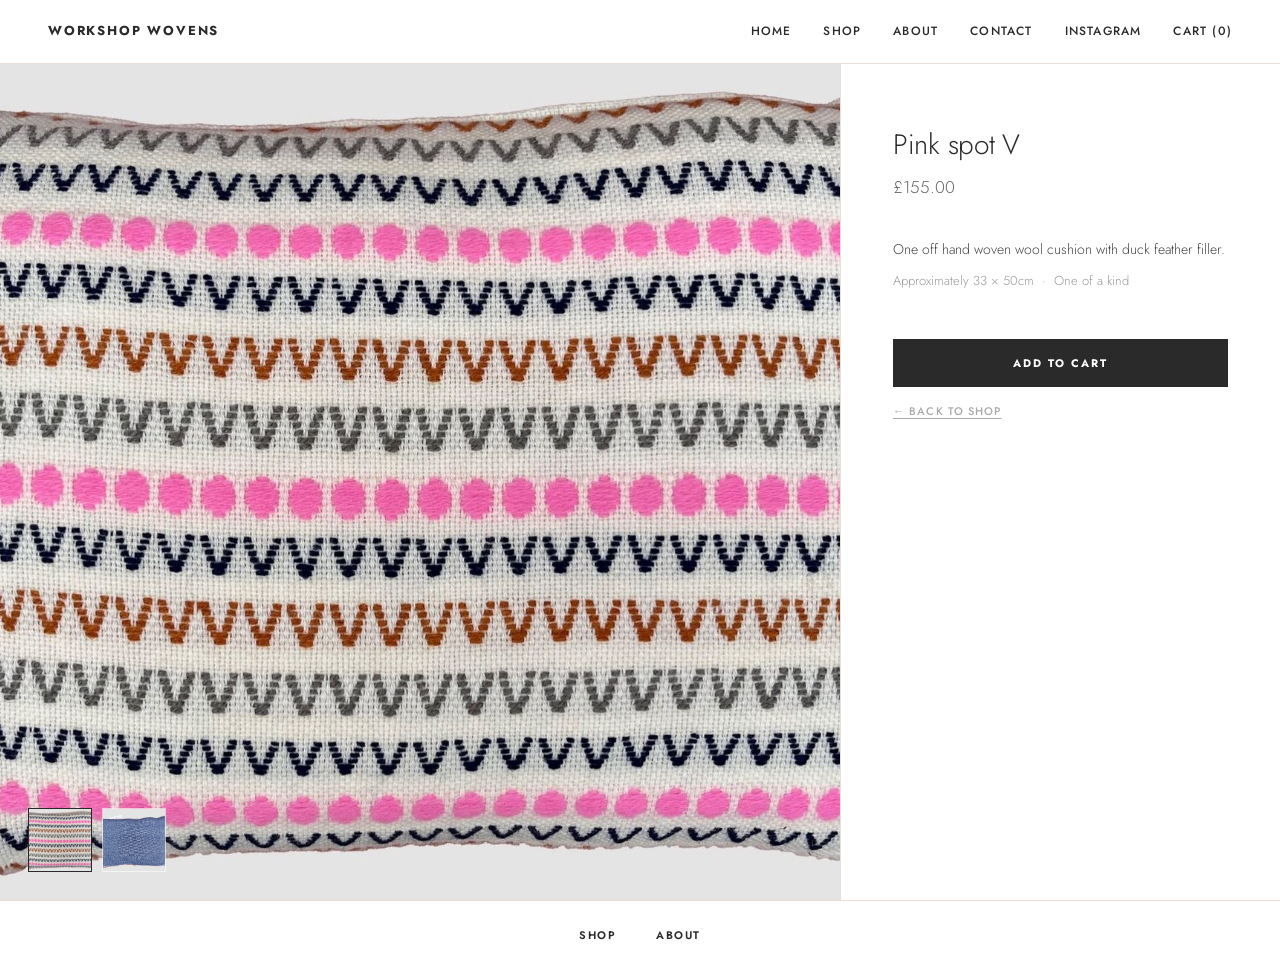
<file: products/pink-spot-v.html>
<!DOCTYPE html>
<html lang="en">
<head>
  <meta charset="UTF-8">
  <meta name="viewport" content="width=device-width, initial-scale=1.0">
  <title>Pink spot V — Workshop Wovens</title>
  <link rel="preconnect" href="https://fonts.googleapis.com">
  <link rel="preconnect" href="https://fonts.gstatic.com" crossorigin>
  <link href="https://fonts.googleapis.com/css2?family=Jost:wght@200;300;400;500;600;700&display=swap" rel="stylesheet">
  <link rel="stylesheet" href="../css/style.css">
</head>
<body>

  <header>
    <a href="../index.html" class="logo">Workshop Wovens</a>
    <button class="hamburger" aria-label="Open menu" aria-expanded="false">
      <span></span><span></span><span></span>
    </button>
    <nav>
      <a href="../index.html">Home</a>
      <a href="../shop.html">Shop</a>
      <a href="../about.html">About</a>
      <a href="../contact.html">Contact</a>
      <a href="https://www.instagram.com/workshop_wovens/?r=nametag" target="_blank" rel="noopener">Instagram</a>
      <a href="../cart.html" class="nav-cart">Cart (0)</a>
    </nav>
  </header>

  <main>
    <div class="product-page">

      <div class="product-gallery">
        <img class="main-img" id="main-img"
             src="../images/products/pink-spot-v.jpg"
             alt="Pink spot V">
        <div class="thumb-strip">
          <div class="thumb active" onclick="switchImg('../images/products/pink-spot-v.jpg', this)">
            <img src="../images/products/pink-spot-v.jpg" alt="Pink spot V view 1">
          </div>
          <div class="thumb" onclick="switchImg('../images/products/pink-spot-v-hover.jpg', this)">
            <img src="../images/products/pink-spot-v-hover.jpg" alt="Pink spot V view 2">
          </div>
        </div>
      </div>

      <div class="product-info">
        <h1>Pink spot V</h1>
        <p class="price">£155.00</p>
        <p class="desc">One off hand woven wool cushion with duck feather filler.</p>
        <p class="specs">Approximately 33 &times; 50cm &nbsp;&middot;&nbsp; One of a kind</p>
        <button class="btn-add-cart"
                data-id="pink-spot-v"
                data-name="Pink spot V"
                data-price="155"
                data-img="../images/products/pink-spot-v.jpg">
          Add to Cart
        </button>
        <a href="../shop.html" class="back-to-shop">&larr; Back to shop</a>
      </div>

    </div>
  </main>

  <footer>
    <a href="../shop.html">Shop</a>
    <a href="../about.html">About</a>
  </footer>

  <script src="../js/cart.js"></script>
  <script src="../js/carousel.js"></script>
  <script>
    function switchImg(src, el) {
      document.getElementById('main-img').src = src;
      document.querySelectorAll('.thumb').forEach(t => t.classList.remove('active'));
      el.classList.add('active');
    }
  </script>
</body>
</html>
</file>
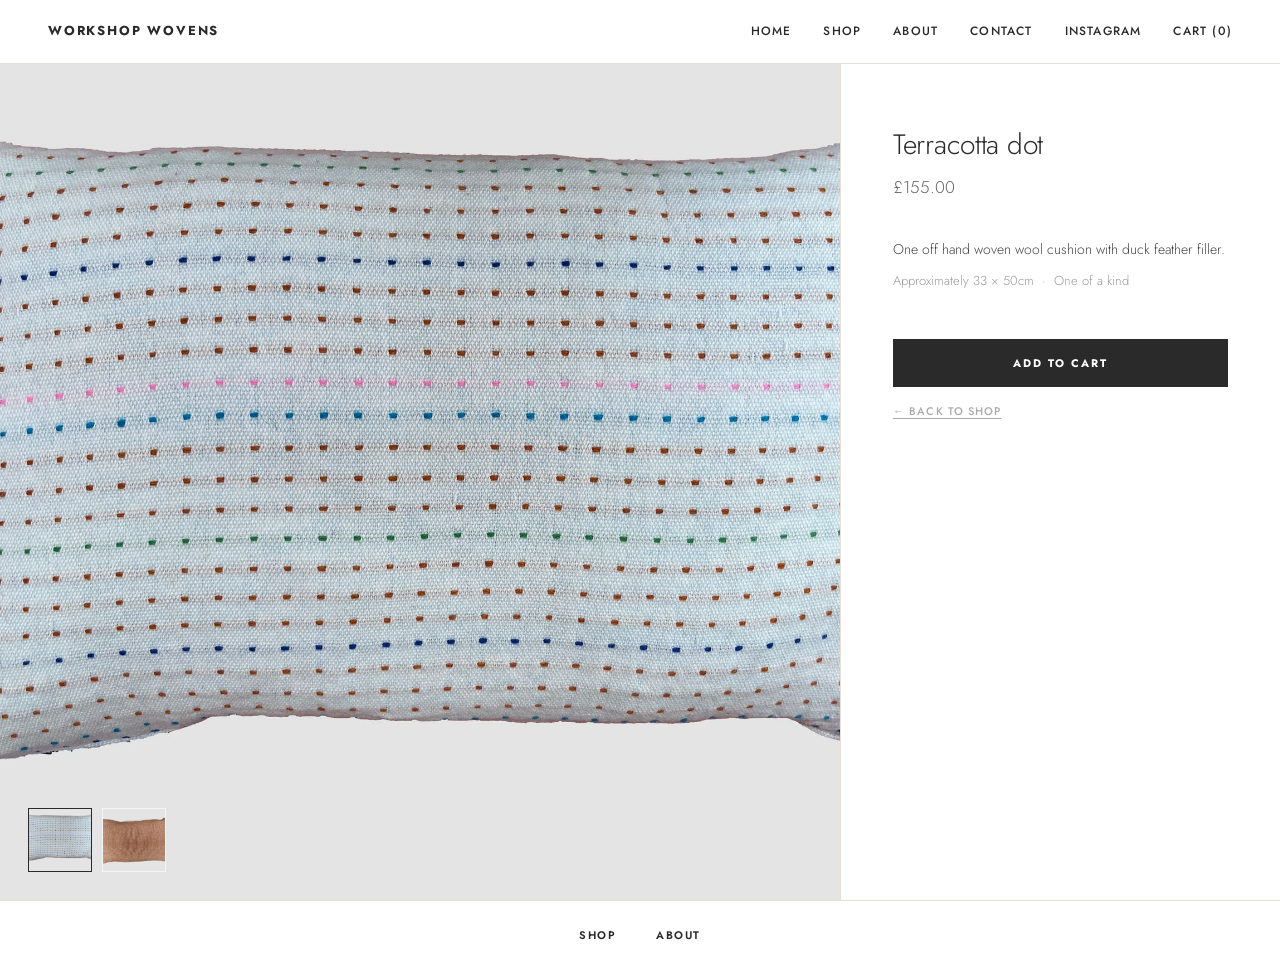
<file: products/terracotta-dot.html>
<!DOCTYPE html>
<html lang="en">
<head>
  <meta charset="UTF-8">
  <meta name="viewport" content="width=device-width, initial-scale=1.0">
  <title>Terracotta dot — Workshop Wovens</title>
  <link rel="preconnect" href="https://fonts.googleapis.com">
  <link rel="preconnect" href="https://fonts.gstatic.com" crossorigin>
  <link href="https://fonts.googleapis.com/css2?family=Jost:wght@200;300;400;500;600;700&display=swap" rel="stylesheet">
  <link rel="stylesheet" href="../css/style.css">
</head>
<body>

  <header>
    <a href="../index.html" class="logo">Workshop Wovens</a>
    <button class="hamburger" aria-label="Open menu" aria-expanded="false">
      <span></span><span></span><span></span>
    </button>
    <nav>
      <a href="../index.html">Home</a>
      <a href="../shop.html">Shop</a>
      <a href="../about.html">About</a>
      <a href="../contact.html">Contact</a>
      <a href="https://www.instagram.com/workshop_wovens/?r=nametag" target="_blank" rel="noopener">Instagram</a>
      <a href="../cart.html" class="nav-cart">Cart (0)</a>
    </nav>
  </header>

  <main>
    <div class="product-page">

      <div class="product-gallery">
        <img class="main-img" id="main-img"
             src="../images/products/terracotta-dot.jpg"
             alt="Terracotta dot">
        <div class="thumb-strip">
          <div class="thumb active" onclick="switchImg('../images/products/terracotta-dot.jpg', this)">
            <img src="../images/products/terracotta-dot.jpg" alt="Terracotta dot view 1">
          </div>
          <div class="thumb" onclick="switchImg('../images/products/terracotta-dot-hover.jpg', this)">
            <img src="../images/products/terracotta-dot-hover.jpg" alt="Terracotta dot view 2">
          </div>
        </div>
      </div>

      <div class="product-info">
        <h1>Terracotta dot</h1>
        <p class="price">£155.00</p>
        <p class="desc">One off hand woven wool cushion with duck feather filler.</p>
        <p class="specs">Approximately 33 &times; 50cm &nbsp;&middot;&nbsp; One of a kind</p>
        <button class="btn-add-cart"
                data-id="terracotta-dot"
                data-name="Terracotta dot"
                data-price="155"
                data-img="../images/products/terracotta-dot.jpg">
          Add to Cart
        </button>
        <a href="../shop.html" class="back-to-shop">&larr; Back to shop</a>
      </div>

    </div>
  </main>

  <footer>
    <a href="../shop.html">Shop</a>
    <a href="../about.html">About</a>
  </footer>

  <script src="../js/cart.js"></script>
  <script src="../js/carousel.js"></script>
  <script>
    function switchImg(src, el) {
      document.getElementById('main-img').src = src;
      document.querySelectorAll('.thumb').forEach(t => t.classList.remove('active'));
      el.classList.add('active');
    }
  </script>
</body>
</html>
</file>
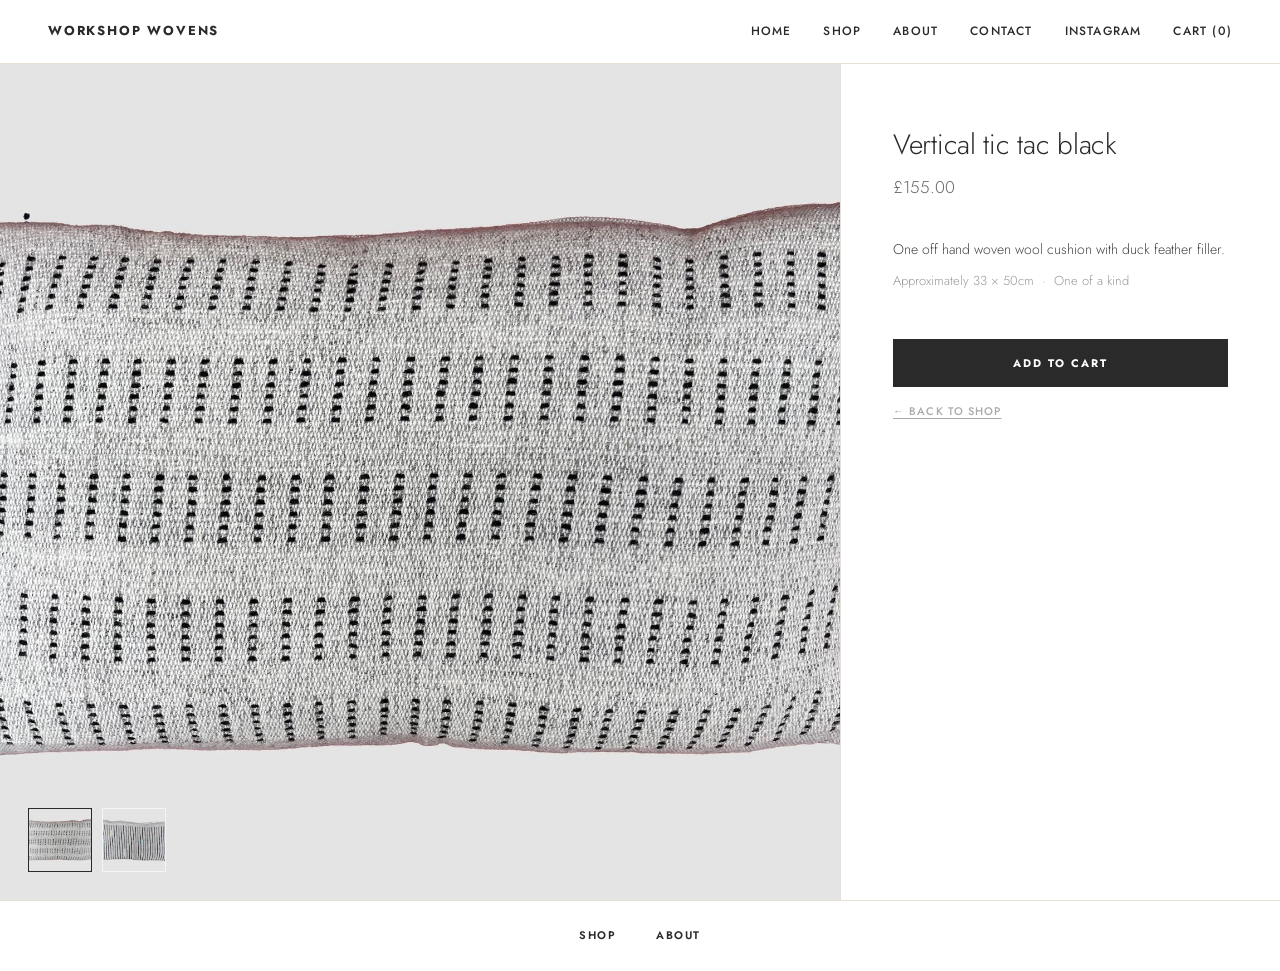
<file: products/vertical-tic-tac-black.html>
<!DOCTYPE html>
<html lang="en">
<head>
  <meta charset="UTF-8">
  <meta name="viewport" content="width=device-width, initial-scale=1.0">
  <title>Vertical tic tac black — Workshop Wovens</title>
  <link rel="preconnect" href="https://fonts.googleapis.com">
  <link rel="preconnect" href="https://fonts.gstatic.com" crossorigin>
  <link href="https://fonts.googleapis.com/css2?family=Jost:wght@200;300;400;500;600;700&display=swap" rel="stylesheet">
  <link rel="stylesheet" href="../css/style.css">
</head>
<body>

  <header>
    <a href="../index.html" class="logo">Workshop Wovens</a>
    <button class="hamburger" aria-label="Open menu" aria-expanded="false">
      <span></span><span></span><span></span>
    </button>
    <nav>
      <a href="../index.html">Home</a>
      <a href="../shop.html">Shop</a>
      <a href="../about.html">About</a>
      <a href="../contact.html">Contact</a>
      <a href="https://www.instagram.com/workshop_wovens/?r=nametag" target="_blank" rel="noopener">Instagram</a>
      <a href="../cart.html" class="nav-cart">Cart (0)</a>
    </nav>
  </header>

  <main>
    <div class="product-page">

      <div class="product-gallery">
        <img class="main-img" id="main-img"
             src="../images/products/vertical-tic-tac-black.jpg"
             alt="Vertical tic tac black">
        <div class="thumb-strip">
          <div class="thumb active" onclick="switchImg('../images/products/vertical-tic-tac-black.jpg', this)">
            <img src="../images/products/vertical-tic-tac-black.jpg" alt="Vertical tic tac black view 1">
          </div>
          <div class="thumb" onclick="switchImg('../images/products/vertical-tic-tac-black-hover.jpg', this)">
            <img src="../images/products/vertical-tic-tac-black-hover.jpg" alt="Vertical tic tac black view 2">
          </div>
        </div>
      </div>

      <div class="product-info">
        <h1>Vertical tic tac black</h1>
        <p class="price">£155.00</p>
        <p class="desc">One off hand woven wool cushion with duck feather filler.</p>
        <p class="specs">Approximately 33 &times; 50cm &nbsp;&middot;&nbsp; One of a kind</p>
        <button class="btn-add-cart"
                data-id="vertical-tic-tac-black"
                data-name="Vertical tic tac black"
                data-price="155"
                data-img="../images/products/vertical-tic-tac-black.jpg">
          Add to Cart
        </button>
        <a href="../shop.html" class="back-to-shop">&larr; Back to shop</a>
      </div>

    </div>
  </main>

  <footer>
    <a href="../shop.html">Shop</a>
    <a href="../about.html">About</a>
  </footer>

  <script src="../js/cart.js"></script>
  <script src="../js/carousel.js"></script>
  <script>
    function switchImg(src, el) {
      document.getElementById('main-img').src = src;
      document.querySelectorAll('.thumb').forEach(t => t.classList.remove('active'));
      el.classList.add('active');
    }
  </script>
</body>
</html>
</file>
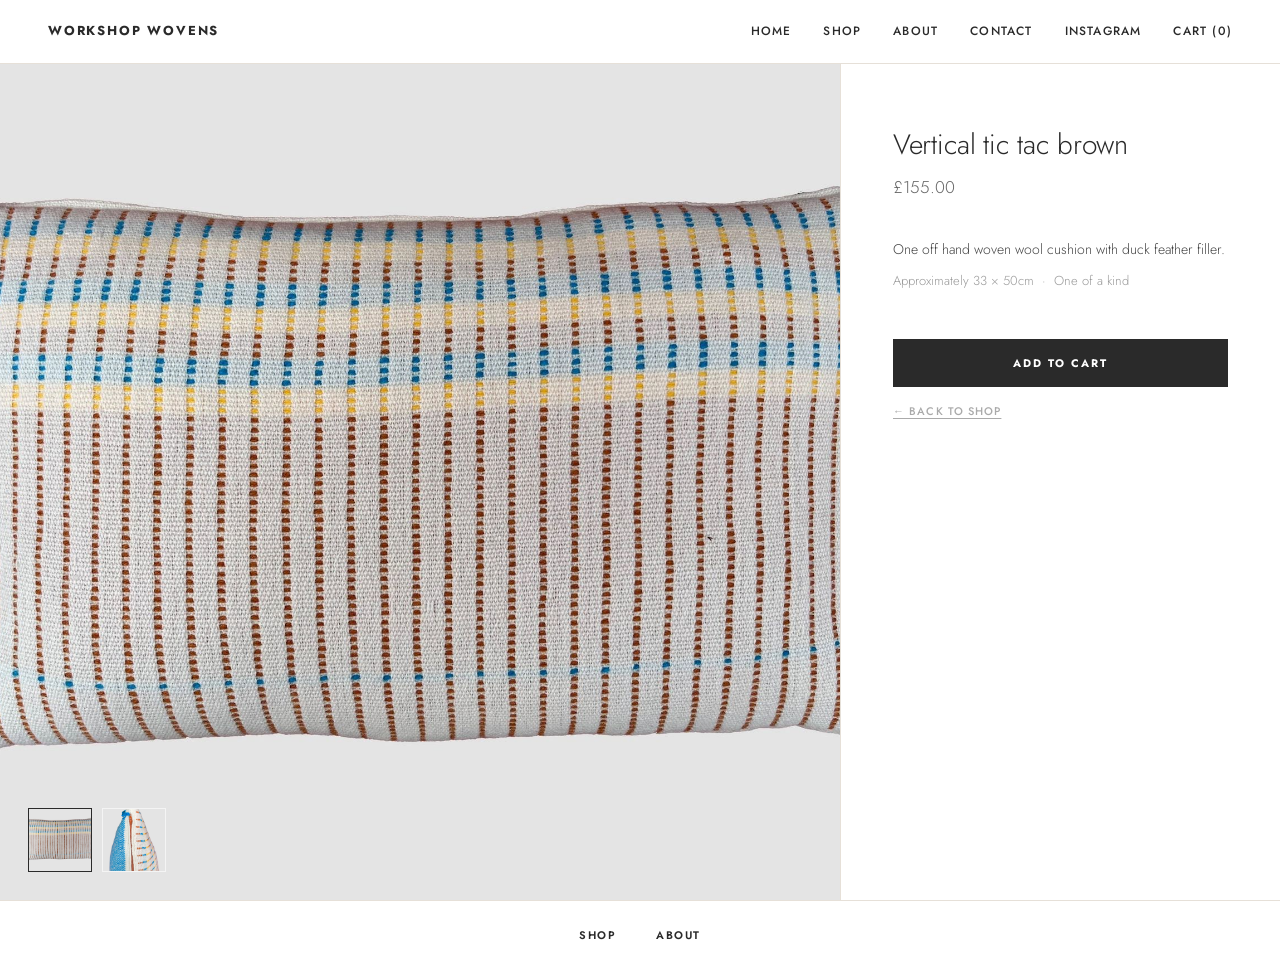
<file: products/vertical-tic-tac-brown.html>
<!DOCTYPE html>
<html lang="en">
<head>
  <meta charset="UTF-8">
  <meta name="viewport" content="width=device-width, initial-scale=1.0">
  <title>Vertical tic tac brown — Workshop Wovens</title>
  <link rel="preconnect" href="https://fonts.googleapis.com">
  <link rel="preconnect" href="https://fonts.gstatic.com" crossorigin>
  <link href="https://fonts.googleapis.com/css2?family=Jost:wght@200;300;400;500;600;700&display=swap" rel="stylesheet">
  <link rel="stylesheet" href="../css/style.css">
</head>
<body>

  <header>
    <a href="../index.html" class="logo">Workshop Wovens</a>
    <button class="hamburger" aria-label="Open menu" aria-expanded="false">
      <span></span><span></span><span></span>
    </button>
    <nav>
      <a href="../index.html">Home</a>
      <a href="../shop.html">Shop</a>
      <a href="../about.html">About</a>
      <a href="../contact.html">Contact</a>
      <a href="https://www.instagram.com/workshop_wovens/?r=nametag" target="_blank" rel="noopener">Instagram</a>
      <a href="../cart.html" class="nav-cart">Cart (0)</a>
    </nav>
  </header>

  <main>
    <div class="product-page">

      <div class="product-gallery">
        <img class="main-img" id="main-img"
             src="../images/products/vertical-tic-tac-brown.jpg"
             alt="Vertical tic tac brown">
        <div class="thumb-strip">
          <div class="thumb active" onclick="switchImg('../images/products/vertical-tic-tac-brown.jpg', this)">
            <img src="../images/products/vertical-tic-tac-brown.jpg" alt="Vertical tic tac brown view 1">
          </div>
          <div class="thumb" onclick="switchImg('../images/products/vertical-tic-tac-brown-hover.jpg', this)">
            <img src="../images/products/vertical-tic-tac-brown-hover.jpg" alt="Vertical tic tac brown view 2">
          </div>
        </div>
      </div>

      <div class="product-info">
        <h1>Vertical tic tac brown</h1>
        <p class="price">£155.00</p>
        <p class="desc">One off hand woven wool cushion with duck feather filler.</p>
        <p class="specs">Approximately 33 &times; 50cm &nbsp;&middot;&nbsp; One of a kind</p>
        <button class="btn-add-cart"
                data-id="vertical-tic-tac-brown"
                data-name="Vertical tic tac brown"
                data-price="155"
                data-img="../images/products/vertical-tic-tac-brown.jpg">
          Add to Cart
        </button>
        <a href="../shop.html" class="back-to-shop">&larr; Back to shop</a>
      </div>

    </div>
  </main>

  <footer>
    <a href="../shop.html">Shop</a>
    <a href="../about.html">About</a>
  </footer>

  <script src="../js/cart.js"></script>
  <script src="../js/carousel.js"></script>
  <script>
    function switchImg(src, el) {
      document.getElementById('main-img').src = src;
      document.querySelectorAll('.thumb').forEach(t => t.classList.remove('active'));
      el.classList.add('active');
    }
  </script>
</body>
</html>
</file>
<file: css/style.css>
/* ===== RESET ===== */
*, *::before, *::after { margin: 0; padding: 0; box-sizing: border-box; }
html { font-size: 16px; }
body { font-family: 'Jost', sans-serif; color: #2a2a2a; background: #fff; line-height: 1.6; }
a { color: inherit; text-decoration: none; }
img { display: block; width: 100%; }

/* ===== HEADER ===== */
header {
  position: sticky;
  top: 0;
  z-index: 200;
  background: #fff;
  border-bottom: 1px solid #e6e0d8;
  display: flex;
  align-items: center;
  justify-content: space-between;
  padding: 0 48px;
  height: 64px;
}

.logo {
  font-size: 13px;
  font-weight: 700;
  letter-spacing: 0.14em;
  text-transform: uppercase;
  position: relative;
  z-index: 300;
}

nav { display: flex; align-items: center; gap: 32px; }

nav a {
  font-size: 12px;
  font-weight: 500;
  letter-spacing: 0.1em;
  text-transform: uppercase;
  transition: opacity 0.2s;
}

nav a:hover { opacity: 0.5; }

.nav-cart {
  font-size: 12px;
  font-weight: 500;
  letter-spacing: 0.1em;
  text-transform: uppercase;
  cursor: default;
}

/* ===== HAMBURGER ===== */
.hamburger {
  display: none;
  flex-direction: column;
  justify-content: center;
  gap: 6px;
  background: none;
  border: none;
  cursor: pointer;
  padding: 8px;
  z-index: 300;
  position: relative;
  -webkit-tap-highlight-color: transparent;
}

.hamburger span {
  display: block;
  width: 22px;
  height: 1.5px;
  background: #2a2a2a;
  transition: transform 0.3s ease, opacity 0.3s ease;
  transform-origin: center;
}

body.nav-open .hamburger span:nth-child(1) { transform: translateY(7.5px) rotate(45deg); }
body.nav-open .hamburger span:nth-child(2) { opacity: 0; }
body.nav-open .hamburger span:nth-child(3) { transform: translateY(-7.5px) rotate(-45deg); }

/* ===== BUTTONS ===== */
.btn {
  display: inline-block;
  font-family: 'Jost', sans-serif;
  font-size: 11px;
  font-weight: 700;
  letter-spacing: 0.18em;
  text-transform: uppercase;
  border: 1.5px solid #2a2a2a;
  padding: 14px 34px;
  transition: background 0.22s, color 0.22s;
  cursor: pointer;
}

.btn:hover { background: #2a2a2a; color: #fff; }

.btn-white {
  border-color: rgba(255,255,255,0.85);
  color: #fff;
}

.btn-white:hover { background: #fff; color: #2a2a2a; }

/* ===== HOME HERO — full viewport ===== */
.home-hero {
  height: 100vh;
  height: 100svh;
  position: relative;
  display: flex;
  align-items: center;
  justify-content: center;
  overflow: hidden;
}

.hero-img {
  position: absolute;
  inset: 0;
}

.hero-img img {
  width: 100%;
  height: 100%;
  object-fit: cover;
  object-position: center;
}

.hero-overlay {
  position: absolute;
  inset: 0;
  background: linear-gradient(to bottom, rgba(0,0,0,0.08) 0%, rgba(0,0,0,0.38) 100%);
}

.hero-content {
  position: relative;
  z-index: 1;
  text-align: center;
  padding: 0 40px;
}

.hero-eyebrow {
  font-size: 11px;
  font-weight: 600;
  letter-spacing: 0.22em;
  text-transform: uppercase;
  color: rgba(255,255,255,0.75);
  margin-bottom: 22px;
}

.home-hero h1 {
  font-size: 72px;
  font-weight: 200;
  letter-spacing: -0.01em;
  line-height: 1.05;
  margin-bottom: 20px;
  color: #fff;
}

.home-hero .subtitle {
  font-size: 17px;
  font-weight: 300;
  color: rgba(255,255,255,0.82);
  max-width: 480px;
  margin: 0 auto 48px;
  line-height: 1.6;
}

/* ===== HOME INTRO ===== */
.home-intro {
  max-width: 680px;
  margin: 0 auto;
  padding: 80px 48px;
  text-align: center;
}

.home-intro p {
  font-size: 15px;
  font-weight: 300;
  line-height: 1.95;
  color: #444;
  margin-bottom: 14px;
}

.home-intro p:last-child { margin-bottom: 0; }

/* ===== CAROUSEL ===== */
.carousel-section { padding: 80px 0; }
.about-carousel { padding: 0 0 100px; }
.carousel-inner { overflow: hidden; }

.carousel-track {
  display: flex;
  gap: 16px;
  transition: transform 0.5s cubic-bezier(0.4, 0, 0.2, 1);
  padding: 0 48px;
}

.carousel-slide { flex: 0 0 calc(33.333% - 32px); min-width: 0; }
.about-carousel .carousel-slide { flex: 0 0 calc(25% - 28px); }

.slide-img {
  width: 100%;
  aspect-ratio: 3/4;
  background: #d6d1c9;
  overflow: hidden;
  position: relative;
}

.about-carousel .slide-img { aspect-ratio: 2/3; }

.slide-img img {
  position: absolute;
  inset: 0;
  width: 100%;
  height: 100%;
  object-fit: cover;
  z-index: 1;
}

.placeholder-label {
  position: absolute;
  inset: 0;
  display: flex;
  align-items: center;
  justify-content: center;
  font-size: 10px;
  font-weight: 600;
  letter-spacing: 0.14em;
  text-transform: uppercase;
  color: #b5ada4;
  z-index: 0;
}

.carousel-controls { display: flex; justify-content: center; gap: 10px; margin-top: 28px; }

.carousel-btn {
  width: 44px;
  height: 44px;
  border: 1.5px solid #2a2a2a;
  background: transparent;
  cursor: pointer;
  font-size: 16px;
  display: flex;
  align-items: center;
  justify-content: center;
  transition: background 0.2s, color 0.2s;
  font-family: inherit;
  -webkit-tap-highlight-color: transparent;
}

.carousel-btn:hover { background: #2a2a2a; color: #fff; }

/* ===== PAGE HEADER ===== */
.page-header {
  padding: 72px 48px 40px;
  text-align: center;
  border-bottom: 1px solid #e6e0d8;
  margin-bottom: 52px;
}

.page-header h1 { font-size: 42px; font-weight: 300; margin-bottom: 14px; letter-spacing: -0.01em; }
.page-header p { font-size: 14px; font-weight: 300; color: #666; max-width: 520px; margin: 0 auto; line-height: 1.75; }

/* ===== SHOP GRID + HOVER ===== */
.product-grid {
  display: grid;
  grid-template-columns: repeat(3, 1fr);
  gap: 52px 28px;
  padding: 0 48px 100px;
  max-width: 1300px;
  margin: 0 auto;
}

.product-card { display: block; cursor: pointer; }

.product-img-wrap {
  width: 100%;
  aspect-ratio: 1/1;
  background: #d6d1c9;
  position: relative;
  overflow: hidden;
  margin-bottom: 14px;
}

/* All shop images fill the square tile; available cards stack two for the hover crossfade */
.product-img-wrap img {
  position: absolute;
  inset: 0;
  width: 100%;
  height: 100%;
  object-fit: cover;
  transition: opacity 0.45s ease;
}

.product-img-wrap img { z-index: 1; }
.product-img-wrap .img-hover { z-index: 2; opacity: 0; }
.product-card:hover .img-hover { opacity: 1; }

.product-img-wrap .placeholder-label { z-index: 0; }

.sold-out-overlay {
  position: absolute;
  inset: 0;
  background: rgba(255,255,255,0.45);
  z-index: 3;
}

.sold-out-badge {
  position: absolute;
  top: 14px;
  left: 14px;
  background: rgba(255,255,255,0.94);
  font-size: 10px;
  font-weight: 700;
  letter-spacing: 0.12em;
  text-transform: uppercase;
  padding: 5px 10px;
  color: #666;
  z-index: 4;
}

.product-name { font-size: 13px; font-weight: 500; letter-spacing: 0.02em; margin-bottom: 5px; }
.product-price { font-size: 13px; font-weight: 300; color: #666; }
.product-price.sold-price { color: #aaa; }

/* ===== PRODUCT PAGE ===== */
.product-page {
  display: grid;
  grid-template-columns: 1fr 440px;
  min-height: calc(100vh - 64px);
}

.product-gallery {
  position: sticky;
  top: 64px;
  height: calc(100vh - 64px);
  overflow: hidden;
  background: #ede9e3;
}

.product-gallery .main-img {
  width: 100%;
  height: 100%;
  object-fit: cover;
  transition: opacity 0.3s ease;
}

.thumb-strip {
  position: absolute;
  bottom: 28px;
  left: 28px;
  display: flex;
  gap: 10px;
  z-index: 10;
}

.thumb {
  width: 64px;
  height: 64px;
  overflow: hidden;
  cursor: pointer;
  border: 1.5px solid transparent;
  background: rgba(255,255,255,0.6);
  transition: border-color 0.2s;
}

.thumb.active { border-color: #2a2a2a; }
.thumb img { width: 100%; height: 100%; object-fit: cover; }

.product-info {
  padding: 64px 52px 80px;
  display: flex;
  flex-direction: column;
  border-left: 1px solid #e6e0d8;
}

.product-info h1 {
  font-size: 28px;
  font-weight: 300;
  letter-spacing: -0.01em;
  margin-bottom: 12px;
  line-height: 1.2;
}

.product-info .price {
  font-size: 17px;
  font-weight: 300;
  color: #666;
  margin-bottom: 36px;
}

.product-info .desc {
  font-size: 14px;
  font-weight: 300;
  line-height: 1.85;
  color: #444;
  margin-bottom: 8px;
}

.product-info .specs {
  font-size: 13px;
  font-weight: 300;
  color: #999;
  margin-bottom: 48px;
}

.btn-add-cart {
  display: block;
  width: 100%;
  padding: 16px;
  background: #2a2a2a;
  color: #fff;
  font-family: 'Jost', sans-serif;
  font-size: 11px;
  font-weight: 700;
  letter-spacing: 0.18em;
  text-transform: uppercase;
  border: none;
  cursor: pointer;
  transition: opacity 0.2s;
  margin-bottom: 16px;
  text-align: center;
}

.btn-add-cart:hover { opacity: 0.75; }

.back-to-shop {
  font-size: 11px;
  font-weight: 500;
  letter-spacing: 0.1em;
  text-transform: uppercase;
  color: #aaa;
  text-decoration: underline;
  text-underline-offset: 3px;
  transition: color 0.2s;
}

.back-to-shop:hover { color: #2a2a2a; }

/* ===== CART PAGE ===== */
.cart-page {
  max-width: 860px;
  margin: 0 auto;
  padding: 64px 48px 100px;
}

.cart-page h1 {
  font-size: 36px;
  font-weight: 300;
  letter-spacing: -0.01em;
  margin-bottom: 12px;
}

.cart-page .cart-count-label {
  font-size: 13px;
  font-weight: 300;
  color: #999;
  margin-bottom: 48px;
}

.cart-empty {
  font-size: 15px;
  font-weight: 300;
  color: #888;
  padding: 48px 0;
}

.cart-empty a {
  text-decoration: underline;
  text-underline-offset: 3px;
  transition: opacity 0.2s;
}

.cart-empty a:hover { opacity: 0.5; }

.cart-header-row {
  display: grid;
  grid-template-columns: 80px 1fr 130px 90px 32px;
  gap: 0 24px;
  padding-bottom: 12px;
  border-bottom: 1px solid #e6e0d8;
  font-size: 10px;
  font-weight: 600;
  letter-spacing: 0.12em;
  text-transform: uppercase;
  color: #aaa;
}

.cart-row {
  display: grid;
  grid-template-columns: 80px 1fr 130px 90px 32px;
  gap: 0 24px;
  align-items: center;
  padding: 24px 0;
  border-bottom: 1px solid #e6e0d8;
}

.cart-img {
  width: 80px;
  height: 80px;
  overflow: hidden;
  background: #d6d1c9;
  flex-shrink: 0;
}

.cart-img img {
  width: 100%;
  height: 100%;
  object-fit: cover;
}

.cart-name {
  font-size: 14px;
  font-weight: 500;
  margin-bottom: 4px;
}

.cart-unit {
  font-size: 12px;
  font-weight: 300;
  color: #999;
}

.cart-qty {
  display: flex;
  align-items: center;
  gap: 10px;
}

.qty-btn {
  width: 30px;
  height: 30px;
  border: 1px solid #ddd;
  background: transparent;
  cursor: pointer;
  font-size: 15px;
  display: flex;
  align-items: center;
  justify-content: center;
  font-family: inherit;
  transition: border-color 0.2s;
  -webkit-tap-highlight-color: transparent;
}

.qty-btn:hover { border-color: #2a2a2a; }

.qty-num {
  font-size: 14px;
  font-weight: 400;
  min-width: 20px;
  text-align: center;
}

.cart-line {
  font-size: 14px;
  font-weight: 500;
  text-align: right;
}

.cart-remove {
  width: 30px;
  height: 30px;
  border: none;
  background: transparent;
  cursor: pointer;
  font-size: 20px;
  color: #ccc;
  display: flex;
  align-items: center;
  justify-content: center;
  transition: color 0.2s;
  font-family: inherit;
  -webkit-tap-highlight-color: transparent;
}

.cart-remove:hover { color: #2a2a2a; }

.cart-summary {
  display: flex;
  flex-direction: column;
  align-items: flex-end;
  margin-top: 40px;
  gap: 20px;
}

.cart-total-row {
  font-size: 18px;
  font-weight: 400;
  display: flex;
  align-items: baseline;
  gap: 20px;
}

.cart-total-label {
  font-size: 11px;
  font-weight: 600;
  letter-spacing: 0.12em;
  text-transform: uppercase;
  color: #999;
}

.btn-checkout {
  display: inline-block;
  font-family: 'Jost', sans-serif;
  font-size: 11px;
  font-weight: 700;
  letter-spacing: 0.18em;
  text-transform: uppercase;
  background: #2a2a2a;
  color: #fff;
  border: none;
  padding: 16px 40px;
  cursor: pointer;
  transition: opacity 0.2s;
  text-align: center;
}

.btn-checkout:hover { opacity: 0.75; }

.cart-note {
  font-size: 12px;
  font-weight: 300;
  color: #aaa;
  max-width: 360px;
  text-align: right;
  line-height: 1.7;
}

/* ===== ABOUT PAGE ===== */
.about-body { max-width: 760px; margin: 0 auto; padding: 80px 48px 60px; }
.about-body h1 { font-size: 48px; font-weight: 200; line-height: 1.15; margin-bottom: 48px; letter-spacing: -0.01em; }
.about-body p { font-size: 15px; font-weight: 300; line-height: 1.95; color: #333; margin-bottom: 22px; }
.about-body ul { margin: 4px 0 22px 24px; list-style: disc; }
.about-body ul li { font-size: 15px; font-weight: 300; line-height: 2.1; color: #333; }
.section-divider { border: none; border-top: 1px solid #e6e0d8; margin: 48px 0; }

/* ===== CONTACT PAGE ===== */
.contact-body { max-width: 620px; margin: 0 auto; padding: 96px 48px 120px; }
.contact-body h1 { font-size: 56px; font-weight: 200; line-height: 1.05; margin-bottom: 40px; letter-spacing: -0.01em; }
.contact-body p { font-size: 15px; font-weight: 300; line-height: 1.9; color: #444; margin-bottom: 22px; }
.contact-link { display: inline-block; font-size: 15px; font-weight: 400; text-decoration: underline; text-underline-offset: 4px; margin-top: 8px; margin-bottom: 12px; transition: opacity 0.2s; }
.contact-link:hover { opacity: 0.5; }
.contact-details { margin-top: 36px; padding-top: 36px; border-top: 1px solid #e6e0d8; }
.contact-details p { margin-bottom: 8px; }

/* ===== FOOTER ===== */
footer {
  border-top: 1px solid #e6e0d8;
  padding: 26px 48px;
  display: flex;
  justify-content: center;
  align-items: center;
  gap: 40px;
}

footer a { font-size: 11px; font-weight: 600; letter-spacing: 0.14em; text-transform: uppercase; transition: opacity 0.2s; }
footer a:hover { opacity: 0.5; }


/* ===== TABLET (≤ 960px) ===== */
@media (max-width: 960px) {
  header { padding: 0 24px; }
  nav { gap: 20px; }
  .home-hero h1 { font-size: 52px; }
  .home-intro { padding: 60px 24px; }
  .carousel-track { padding: 0 24px; }
  .carousel-slide { flex: 0 0 calc(50% - 16px); }
  .about-carousel .carousel-slide { flex: 0 0 calc(50% - 16px); }
  .page-header { padding: 52px 24px 32px; margin-bottom: 36px; }
  .page-header h1 { font-size: 34px; }
  .product-grid { grid-template-columns: repeat(2, 1fr); padding: 0 24px 80px; gap: 40px 20px; }
  .product-page { grid-template-columns: 1fr 360px; }
  .product-info { padding: 48px 36px 60px; }
  .about-body { padding: 60px 24px 48px; }
  .about-body h1 { font-size: 36px; }
  .contact-body { padding: 72px 24px 100px; }
  .contact-body h1 { font-size: 42px; }
  footer { padding: 22px 24px; gap: 28px; }
}


/* ===== MOBILE (≤ 768px) ===== */
@media (max-width: 768px) {

  /* Header */
  header { padding: 0 20px; height: 56px; }
  .hamburger { display: flex; }

  nav {
    display: none;
    position: fixed;
    top: 56px;
    left: 0;
    right: 0;
    bottom: 0;
    background: #fff;
    flex-direction: column;
    align-items: center;
    justify-content: center;
    gap: 36px;
    z-index: 250;
    border-top: 1px solid #e6e0d8;
  }

  body.nav-open nav { display: flex; }
  body.nav-open { overflow: hidden; }
  nav a { font-size: 15px; font-weight: 500; letter-spacing: 0.16em; }
  .nav-cart { display: none; }

  /* Hero */
  .home-hero h1 { font-size: 38px; }
  .home-hero .subtitle { font-size: 15px; margin-bottom: 32px; }
  .hero-eyebrow { font-size: 10px; margin-bottom: 14px; }
  .hero-content { padding: 0 24px; }

  /* Carousel */
  .carousel-section { padding: 56px 0; }
  .about-carousel { padding: 0 0 64px; }
  .carousel-track { padding: 0 20px; gap: 12px; }
  .carousel-slide { flex: 0 0 82%; }
  .about-carousel .carousel-slide { flex: 0 0 68%; }
  .carousel-controls { margin-top: 20px; }

  /* Home intro */
  .home-intro { padding: 44px 20px; }
  .home-intro p { font-size: 14px; }

  /* Page header */
  .page-header { padding: 40px 20px 24px; margin-bottom: 28px; }
  .page-header h1 { font-size: 28px; }
  .page-header p { font-size: 13px; }

  /* Shop */
  .product-grid { grid-template-columns: repeat(2, 1fr); gap: 24px 12px; padding: 0 16px 56px; }
  .product-name { font-size: 12px; }
  .product-price { font-size: 12px; }
  .sold-out-badge { font-size: 9px; padding: 4px 7px; top: 10px; left: 10px; }

  /* Product page — stacked on mobile */
  .product-page { grid-template-columns: 1fr; }

  .product-gallery {
    position: relative;
    top: 0;
    height: 80vw;
    max-height: 460px;
  }

  .thumb-strip { bottom: 16px; left: 16px; }
  .thumb { width: 52px; height: 52px; }

  .product-info {
    padding: 32px 20px 60px;
    border-left: none;
    border-top: 1px solid #e6e0d8;
  }

  .product-info h1 { font-size: 22px; margin-bottom: 10px; }
  .product-info .price { font-size: 15px; margin-bottom: 24px; }
  .product-info .desc { font-size: 13px; }
  .product-info .specs { font-size: 12px; margin-bottom: 32px; }

  /* About */
  .about-body { padding: 44px 20px 36px; }
  .about-body h1 { font-size: 28px; margin-bottom: 28px; }
  .about-body p { font-size: 14px; line-height: 1.8; }
  .about-body ul li { font-size: 14px; line-height: 1.9; }
  .section-divider { margin: 32px 0; }

  /* Contact */
  .contact-body { padding: 52px 20px 72px; }
  .contact-body h1 { font-size: 36px; margin-bottom: 28px; }
  .contact-body p { font-size: 14px; }
  .contact-link { font-size: 14px; }
  .contact-details { margin-top: 28px; padding-top: 28px; }

  /* Footer */
  footer { padding: 20px; gap: 24px; }

  /* Cart */
  .cart-page { padding: 40px 20px 72px; }
  .cart-page h1 { font-size: 28px; margin-bottom: 8px; }
  .cart-header-row { display: none; }
  .cart-row { grid-template-columns: 68px 1fr 32px; grid-template-rows: auto auto; gap: 12px 16px; padding: 20px 0; }
  .cart-img { width: 68px; height: 68px; }
  .cart-qty { grid-column: 2; }
  .cart-line { display: none; }
  .cart-summary { align-items: stretch; }
  .cart-total-row { justify-content: space-between; }
  .cart-note { text-align: left; max-width: 100%; }
  .btn-checkout { width: 100%; padding: 16px; text-align: center; }
}
</file>
